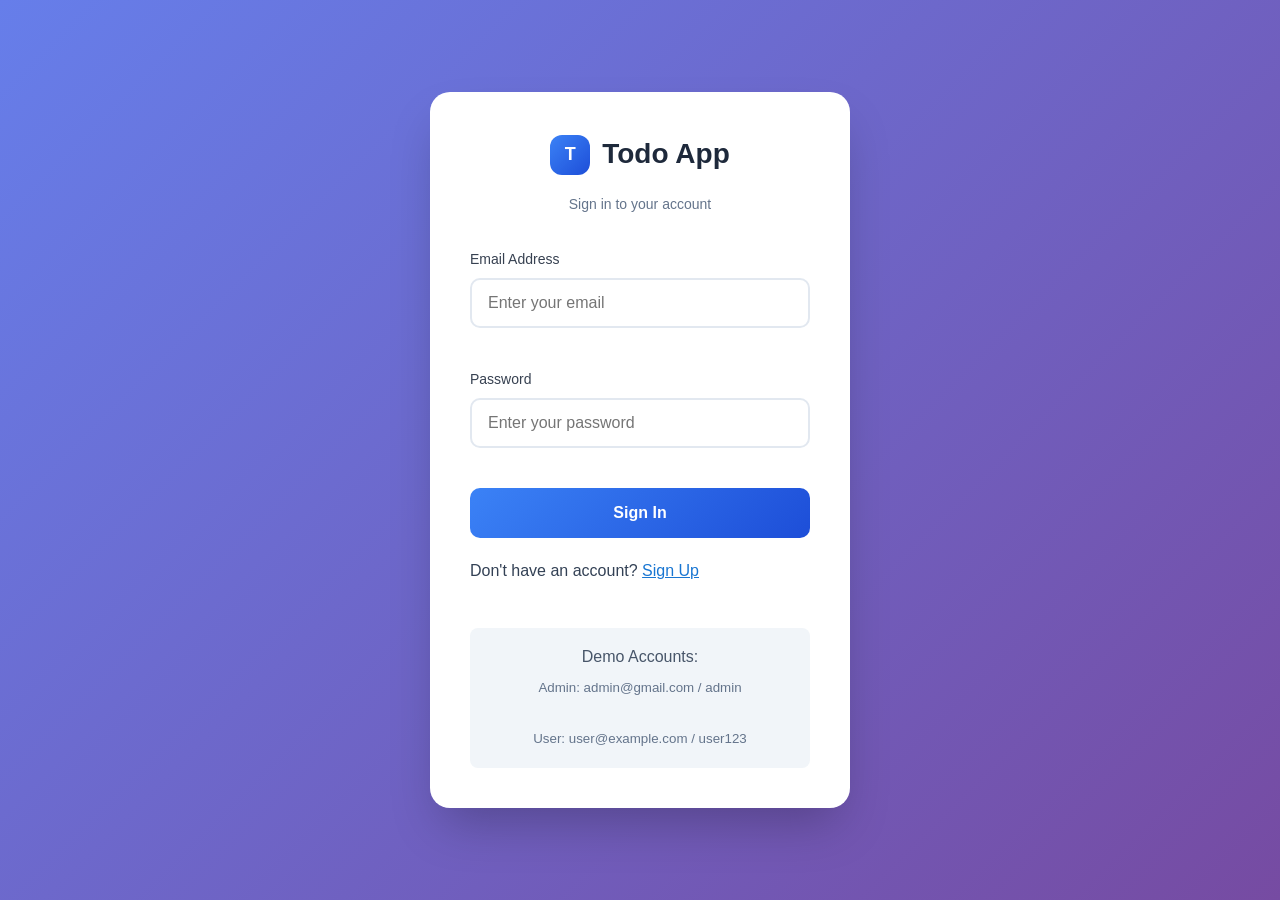
<file: src/views/static/index.html>
<!DOCTYPE html>
<html lang="en">
<head>
    <meta charset="UTF-8">
    <meta name="viewport" content="width=device-width, initial-scale=1.0">
    <title>Todo App - Multi-User Dashboard</title>
    <link rel="stylesheet" href="styles.css">
</head>
<body>
    <!-- Login Page Module -->
    <div id="loginPage" class="page-container login-container">
        <div class="login-card">
            <div class="login-header">
                <div class="logo-section">
                    <div class="logo-icon">T</div>
                    <h1>Todo App</h1>
                </div>
                <p>Sign in to your account</p>
            </div>
            
            <form id="loginForm" class="login-form">
                <div class="form-group">
                    <label for="email" class="form-label">Email Address</label>
                    <input 
                        type="email" 
                        id="email" 
                        class="form-input" 
                        placeholder="Enter your email"
                        required
                    >
                    <div class="error-message" id="emailError"></div>
                </div>
                
                <div class="form-group">
                    <label for="password" class="form-label">Password</label>
                    <input 
                        type="password" 
                        id="password" 
                        class="form-input" 
                        placeholder="Enter your password"
                        required
                    >
                    <div class="error-message" id="passwordError"></div>
                </div>
                
                <button type="submit" class="login-button" id="loginButton">
                    <span class="button-text">Sign In</span>
                    <div class="loading-spinner" style="display: none;"></div>
                </button>

                <div class="switch-auth">
                    <span>Don't have an account?</span>
                    <button type="button" class="btn-link" onclick="showSignup()">Sign Up</button>
                </div>
                
                <div class="demo-accounts">
                    <p>Demo Accounts:</p>
                    <small>Admin: admin@gmail.com / admin</small><br>
                    <small>User: user@example.com / user123</small>
                </div>
            </form>
        </div>
    </div>

    <!-- Signup Page Module -->
    <div id="signupPage" class="page-container login-container" style="display: none;">
        <div class="login-card">
            <div class="login-header">
                <div class="logo-section">
                    <div class="logo-icon">T</div>
                    <h1>Todo App</h1>
                </div>
                <p>Create your account</p>
            </div>
            <form id="signupForm" class="login-form">
                <div class="form-group">
                    <label for="signupName" class="form-label">Name</label>
                    <input 
                        type="text" 
                        id="signupName" 
                        class="form-input" 
                        placeholder="Enter your name"
                        required
                    >
                    <div class="error-message" id="signupNameError"></div>
                </div>
                <div class="form-group">
                    <label for="signupEmail" class="form-label">Email Address</label>
                    <input 
                        type="email" 
                        id="signupEmail" 
                        class="form-input" 
                        placeholder="Enter your email"
                        required
                    >
                    <div class="error-message" id="signupEmailError"></div>
                </div>
                <div class="form-group">
                    <label for="signupPassword" class="form-label">Password</label>
                    <input 
                        type="password" 
                        id="signupPassword" 
                        class="form-input" 
                        placeholder="Create a password"
                        required
                    >
                    <div class="error-message" id="signupPasswordError"></div>
                </div>
                <button type="submit" class="login-button" id="signupButton">
                    <span class="button-text">Sign Up</span>
                    <div class="loading-spinner" style="display: none;"></div>
                </button>
                <div class="switch-auth">
                    <span>Already have an account?</span>
                    <button type="button" class="btn-link" onclick="showLogin()">Sign In</button>
                </div>
            </form>
        </div>
    </div>

    <!-- Main Application Container -->
    <div id="appContainer" class="app-container" style="display: none;">
        <!-- Sidebar Navigation Module -->
        <aside class="sidebar">
            <div class="sidebar-header">
                <div class="sidebar-logo">
                    <div class="logo-icon">T</div>
                    <div class="logo-text">Todo App</div>
                </div>
            </div>
            
            <nav class="sidebar-nav">
                <div class="nav-section">
                    <div class="nav-section-title">Main</div>
                    <a href="#" class="nav-item active" data-page="dashboard">
                        <div class="nav-icon">📊</div>
                        <span>Dashboard</span>
                    </a>
                    <a href="#" class="nav-item" data-page="tasks">
                        <div class="nav-icon">📋</div>
                        <span>Tasks</span>
                    </a>
                </div>
                
                <div class="nav-section">
                    <div class="nav-section-title">Account</div>
                    <a href="#" class="nav-item" data-page="settings">
                        <div class="nav-icon">⚙️</div>
                        <span>User Settings</span>
                    </a>
                </div>
            </nav>
            
            <!-- User Profile Section -->
            <div class="user-profile">
                <div class="user-info">
                    <div class="user-avatar" id="userAvatar">A</div>
                    <div class="user-details">
                        <h4 id="userName">Admin User</h4>
                        <p id="userEmail">admin@gmail.com</p>
                    </div>
                </div>
                <button class="logout-button" onclick="UserAuth.logout()">Sign Out</button>
            </div>
        </aside>
        
        <!-- Main Content Area -->
        <main class="main-content">
            <!-- Dashboard Page Module -->
            <div id="dashboardPage" class="page-content active">
                <div class="content-header">
                    <h1 class="content-title">Dashboard</h1>
                    <p class="content-subtitle">Welcome back! Here's what's been happening.</p>
                </div>
                
                <!-- Recent Tasks Section -->
                <div class="section">
                    <h2 class="section-title">Recent Tasks</h2>
                    <div class="cards-grid" id="recentTasksGrid">
                        <!-- Las tareas recientes reales se renderizarán aquí por JS -->
                    </div>
                </div>
                
                <!-- Quick Stats -->
                <div class="stats-grid">
                    <div class="stat-card">
                        <div class="stat-number">24</div>
                        <div class="stat-label">Total Tasks</div>
                    </div>
                    <div class="stat-card">
                        <div class="stat-number">18</div>
                        <div class="stat-label">Completed</div>
                    </div>
                    <div class="stat-card">
                        <div class="stat-number">6</div>
                        <div class="stat-label">In Progress</div>
                    </div>
                    <div class="stat-card">
                        <div class="stat-number">3</div>
                        <div class="stat-label">New Tasks</div>
                    </div>
                </div>
            </div>

            <!-- Tasks Page Module (Now the main Todo system) -->
            <div id="tasksPage" class="page-content">
                <div class="content-header">
                    <h1 class="content-title">Tasks Management</h1>
                    <p class="content-subtitle">Organize your tasks by status and priority</p>
                    <div class="header-actions">
                        <button class="btn-primary" onclick="TaskManager.showAddTaskModal()">
                            <span class="btn-icon">+</span>
                            Add New Task
                        </button>
                    </div>
                </div>
                
                <!-- Task Status Sections -->
                <div class="task-sections">
                    <!-- New Tasks Section -->
                    <div class="task-section">
                        <div class="section-header">
                            <h2 class="section-title new">📝 New Tasks</h2>
                            <span class="task-count" id="newTasksCount">3</span>
                        </div>
                        <div class="task-cards-container" id="newTasksContainer">
                            <!-- New task cards will be rendered here -->
                        </div>
                    </div>
                    
                    <!-- In Progress Tasks Section -->
                    <div class="task-section">
                        <div class="section-header">
                            <h2 class="section-title progress">🔄 In Progress</h2>
                            <span class="task-count" id="progressTasksCount">2</span>
                        </div>
                        <div class="task-cards-container" id="progressTasksContainer">
                            <!-- In progress task cards will be rendered here -->
                        </div>
                    </div>
                    
                    <!-- Completed Tasks Section -->
                    <div class="task-section">
                        <div class="section-header">
                            <h2 class="section-title completed">✅ Completed</h2>
                            <span class="task-count" id="completedTasksCount">4</span>
                        </div>
                        <div class="task-cards-container" id="completedTasksContainer">
                            <!-- Completed task cards will be rendered here -->
                        </div>
                    </div>
                </div>
            </div>

            <!-- Settings Page Module -->
            <div id="settingsPage" class="page-content">
                <div class="content-header">
                    <h1 class="content-title">User Settings</h1>
                    <p class="content-subtitle">Edit your profile information</p>
                </div>
                <div class="settings-container">
                    <div class="settings-section">
                        <h3>Profile Information</h3>
                        <div class="settings-form">
                            <div class="form-group">
                                <label>Nombre</label>
                                <input type="text" id="displayName" class="form-input" placeholder="Your display name">
                            </div>
                            <div class="form-group">
                                <label>Email</label>
                                <input type="email" id="userEmailSetting" class="form-input" placeholder="Your email address">
                            </div>
                            <div class="form-group">
                                <label>Nueva contraseña</label>
                                <input type="password" id="newPassword" class="form-input" placeholder="Enter new password">
                            </div>
                        </div>
                    </div>
                    <div class="settings-actions">
                        <button class="btn-primary" onclick="SettingsManager.saveSettings()">Save Changes</button>
                        <button class="btn-danger" onclick="SettingsManager.deleteUser()">Delete User</button>
                    </div>
                </div>
            </div>
        </main>
    </div>

    <!-- Task Modal -->
    <div id="taskModal" class="modal" style="display: none;">
        <div class="modal-content">
            <div class="modal-header">
                <h3 id="modalTitle">Add New Task</h3>
                <button class="modal-close" onclick="TaskManager.closeModal()">&times;</button>
            </div>
            <div class="modal-body">
                <form id="taskForm">
                    <div class="form-group">
                        <label>Task Title</label>
                        <input type="text" id="taskTitle" class="form-input" placeholder="Enter task title" required>
                    </div>
                    <div class="form-group">
                        <label>Description</label>
                        <textarea id="taskDescription" class="form-input" rows="3" placeholder="Enter task description"></textarea>
                    </div>
                    <div class="form-row">
                        <div class="form-group">
                            <label>Priority</label>
                            <select id="taskPriority" class="form-input">
                                <option value="high">High Priority</option>
                                <option value="normal" selected>Normal Priority</option>
                                <option value="postponable">Low Priority</option>
                            </select>
                        </div>
                        <div class="form-group">
                            <label>Status</label>
                            <select id="taskStatus" class="form-input">
                                <option value="new" selected>New</option>
                                <option value="progress">In Progress</option>
                                <option value="completed">Completed</option>
                            </select>
                        </div>
                    </div>
                </form>
            </div>
            <div class="modal-footer">
                <button class="btn-secondary" onclick="TaskManager.closeModal()">Cancel</button>
                <button class="btn-primary" onclick="TaskManager.saveTask()">Save Task</button>
            </div>
        </div>
    </div>

    <!-- Event Modal -->
    <div id="eventModal" class="modal" style="display: none;">
        <div class="modal-content">
            <div class="modal-header">
                <h3>Add Calendar Event</h3>
                <button class="modal-close" onclick="TaskManager.closeEventModal()">&times;</button>
            </div>
            <div class="modal-body">
                <form id="eventForm">
                    <div class="form-group">
                        <label>Event Title</label>
                        <input type="text" id="eventTitle" class="form-input" placeholder="Enter event title" required>
                    </div>
                    <div class="form-group">
                        <label>Description</label>
                        <textarea id="eventDescription" class="form-input" rows="2" placeholder="Enter event description"></textarea>
                    </div>
                    <div class="form-row">
                        <div class="form-group">
                            <label>Date</label>
                            <input type="date" id="eventDate" class="form-input" required>
                        </div>
                        <div class="form-group">
                            <label>Time</label>
                            <input type="time" id="eventTime" class="form-input" required>
                        </div>
                    </div>
                    <div class="form-group">
                        <label>Priority</label>
                        <select id="eventPriority" class="form-input">
                            <option value="high">High Priority</option>
                            <option value="normal" selected>Normal Priority</option>
                            <option value="low">Low Priority</option>
                        </select>
                    </div>
                </form>
            </div>
            <div class="modal-footer">
                <button class="btn-secondary" onclick="TaskManager.closeEventModal()">Cancel</button>
                <button class="btn-primary" onclick="TaskManager.saveEvent()">Save Event</button>
            </div>
        </div>
    </div>

    <!-- JavaScript Modules -->
    <script src="script.js"></script>
    <script>
        document.addEventListener('DOMContentLoaded', () => {
            CalendarManager.init();
        });
    </script>
</body>
</html>
</file>
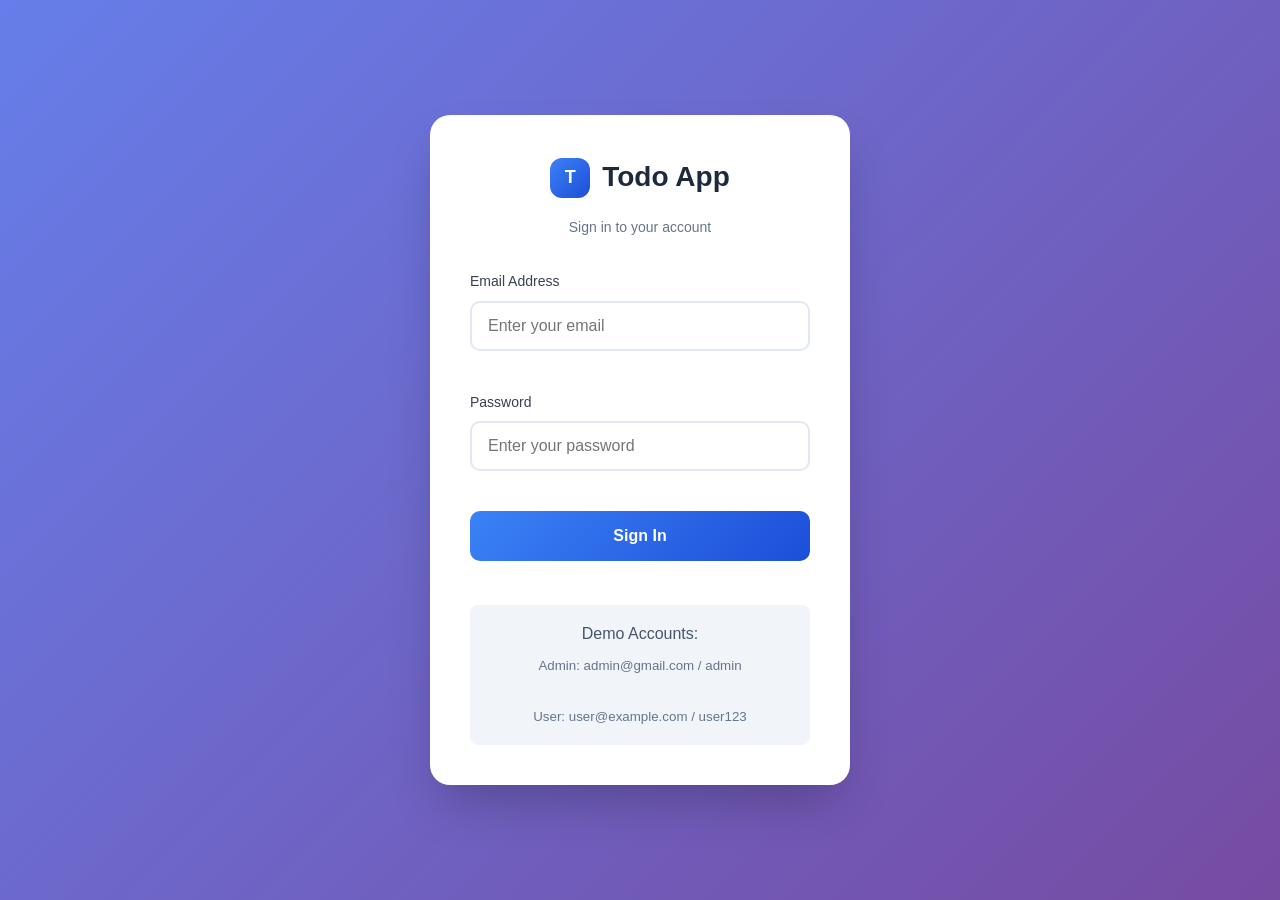
<file: src/vista/static/index.html>
<!DOCTYPE html>
<html lang="en">
<head>
    <meta charset="UTF-8">
    <meta name="viewport" content="width=device-width, initial-scale=1.0">
    <title>Todo App - Multi-User Dashboard</title>
    <link rel="stylesheet" href="styles.css">
</head>
<body>
    <!-- Login Page Module -->
    <div id="loginPage" class="page-container login-container">
        <div class="login-card">
            <div class="login-header">
                <div class="logo-section">
                    <div class="logo-icon">T</div>
                    <h1>Todo App</h1>
                </div>
                <p>Sign in to your account</p>
            </div>
            
            <form id="loginForm" class="login-form">
                <div class="form-group">
                    <label for="email" class="form-label">Email Address</label>
                    <input 
                        type="email" 
                        id="email" 
                        class="form-input" 
                        placeholder="Enter your email"
                        required
                    >
                    <div class="error-message" id="emailError"></div>
                </div>
                
                <div class="form-group">
                    <label for="password" class="form-label">Password</label>
                    <input 
                        type="password" 
                        id="password" 
                        class="form-input" 
                        placeholder="Enter your password"
                        required
                    >
                    <div class="error-message" id="passwordError"></div>
                </div>
                
                <button type="submit" class="login-button" id="loginButton">
                    <span class="button-text">Sign In</span>
                    <div class="loading-spinner" style="display: none;"></div>
                </button>
                
                <div class="demo-accounts">
                    <p>Demo Accounts:</p>
                    <small>Admin: admin@gmail.com / admin</small><br>
                    <small>User: user@example.com / user123</small>
                </div>
            </form>
        </div>
    </div>

    <!-- Main Application Container -->
    <div id="appContainer" class="app-container" style="display: none;">
        <!-- Sidebar Navigation Module -->
        <aside class="sidebar">
            <div class="sidebar-header">
                <div class="sidebar-logo">
                    <div class="logo-icon">T</div>
                    <div class="logo-text">Todo App</div>
                </div>
            </div>
            
            <nav class="sidebar-nav">
                <div class="nav-section">
                    <div class="nav-section-title">Main</div>
                    <a href="#" class="nav-item active" data-page="dashboard">
                        <div class="nav-icon">📊</div>
                        <span>Dashboard</span>
                    </a>
                    <a href="#" class="nav-item" data-page="tasks">
                        <div class="nav-icon">📋</div>
                        <span>Tasks</span>
                    </a>
                    <a href="#" class="nav-item" data-page="calendar">
                        <div class="nav-icon">📅</div>
                        <span>Calendar</span>
                    </a>
                </div>
                
                <div class="nav-section">
                    <div class="nav-section-title">Account</div>
                    <a href="#" class="nav-item" data-page="settings">
                        <div class="nav-icon">⚙️</div>
                        <span>User Settings</span>
                    </a>
                </div>
            </nav>
            
            <!-- User Profile Section -->
            <div class="user-profile">
                <div class="user-info">
                    <div class="user-avatar" id="userAvatar">A</div>
                    <div class="user-details">
                        <h4 id="userName">Admin User</h4>
                        <p id="userEmail">admin@gmail.com</p>
                    </div>
                </div>
                <button class="logout-button" onclick="UserAuth.logout()">Sign Out</button>
            </div>
        </aside>
        
        <!-- Main Content Area -->
        <main class="main-content">
            <!-- Dashboard Page Module -->
            <div id="dashboardPage" class="page-content active">
                <div class="content-header">
                    <h1 class="content-title">Dashboard</h1>
                    <p class="content-subtitle">Welcome back! Here's what's been happening.</p>
                </div>
                
                <!-- Recent Tasks Section -->
                <div class="section">
                    <h2 class="section-title">Recent Tasks</h2>
                    <div class="cards-grid" id="recentTasksGrid">
                        <!-- Example Task Cards -->
                        <div class="task-card completed">
                            <div class="task-header">
                                <h3 class="task-title">Website Redesign</h3>
                                <span class="task-status">✓</span>
                            </div>
                            <p class="task-description">Complete the new landing page design and implement responsive layout for mobile devices.</p>
                            <div class="task-footer">
                                <span class="task-time">Completed 2 months ago</span>
                                <span class="task-priority high">High Priority</span>
                            </div>
                        </div>
                        
                        <div class="task-card completed">
                            <div class="task-header">
                                <h3 class="task-title">Database Migration</h3>
                                <span class="task-status">✓</span>
                            </div>
                            <p class="task-description">Migrate user data from old database system to new PostgreSQL setup with improved performance.</p>
                            <div class="task-footer">
                                <span class="task-time">Completed 3 days ago</span>
                                <span class="task-priority normal">Normal Priority</span>
                            </div>
                        </div>
                        
                        <div class="task-card completed">
                            <div class="task-header">
                                <h3 class="task-title">Code Review</h3>
                                <span class="task-status">✓</span>
                            </div>
                            <p class="task-description">Review pull requests for the authentication module and provide feedback to team members.</p>
                            <div class="task-footer">
                                <span class="task-time">Completed 2 hours ago</span>
                                <span class="task-priority postponable">Postponable</span>
                            </div>
                        </div>
                    </div>
                </div>
                
                <!-- Quick Stats -->
                <div class="stats-grid">
                    <div class="stat-card">
                        <div class="stat-number">24</div>
                        <div class="stat-label">Total Tasks</div>
                    </div>
                    <div class="stat-card">
                        <div class="stat-number">18</div>
                        <div class="stat-label">Completed</div>
                    </div>
                    <div class="stat-card">
                        <div class="stat-number">6</div>
                        <div class="stat-label">In Progress</div>
                    </div>
                    <div class="stat-card">
                        <div class="stat-number">3</div>
                        <div class="stat-label">New Tasks</div>
                    </div>
                </div>
            </div>

            <!-- Tasks Page Module (Now the main Todo system) -->
            <div id="tasksPage" class="page-content">
                <div class="content-header">
                    <h1 class="content-title">Tasks Management</h1>
                    <p class="content-subtitle">Organize your tasks by status and priority</p>
                    <div class="header-actions">
                        <button class="btn-primary" onclick="TaskManager.showAddTaskModal()">
                            <span class="btn-icon">+</span>
                            Add New Task
                        </button>
                        <button class="btn-secondary" onclick="TaskManager.showAddEventModal()">
                            <span class="btn-icon">📅</span>
                            Add Calendar Event
                        </button>
                    </div>
                </div>
                
                <!-- Task Status Sections -->
                <div class="task-sections">
                    <!-- New Tasks Section -->
                    <div class="task-section">
                        <div class="section-header">
                            <h2 class="section-title new">📝 New Tasks</h2>
                            <span class="task-count" id="newTasksCount">3</span>
                        </div>
                        <div class="task-cards-container" id="newTasksContainer">
                            <!-- New task cards will be rendered here -->
                            <div class="task-card new" data-task-id="1">
                                <div class="task-header">
                                    <h3 class="task-title">Fix Critical Bug in Payment System</h3>
                                    <div class="task-actions-menu">
                                        <button class="btn-menu" onclick="TaskManager.toggleTaskMenu(this)">⋮</button>
                                        <div class="task-menu">
                                            <button onclick="TaskManager.moveTask(1, 'progress')">Move to Progress</button>
                                            <button onclick="TaskManager.editTask(1)">Edit</button>
                                            <button onclick="TaskManager.deleteTask(1)">Delete</button>
                                        </div>
                                    </div>
                                </div>
                                <p class="task-description">Resolve the payment processing error that's affecting customer transactions.</p>
                                <div class="task-footer">
                                    <span class="task-time">Created 2 hours ago</span>
                                    <span class="task-priority high">High Priority</span>
                                </div>
                            </div>
                            
                            <div class="task-card new" data-task-id="2">
                                <div class="task-header">
                                    <h3 class="task-title">Update API Documentation</h3>
                                    <div class="task-actions-menu">
                                        <button class="btn-menu" onclick="TaskManager.toggleTaskMenu(this)">⋮</button>
                                        <div class="task-menu">
                                            <button onclick="TaskManager.moveTask(2, 'progress')">Move to Progress</button>
                                            <button onclick="TaskManager.editTask(2)">Edit</button>
                                            <button onclick="TaskManager.deleteTask(2)">Delete</button>
                                        </div>
                                    </div>
                                </div>
                                <p class="task-description">Update API documentation with new endpoints and examples for the latest version.</p>
                                <div class="task-footer">
                                    <span class="task-time">Created 1 day ago</span>
                                    <span class="task-priority normal">Normal Priority</span>
                                </div>
                            </div>
                            
                            <div class="task-card new" data-task-id="3">
                                <div class="task-header">
                                    <h3 class="task-title">Organize Team Building Event</h3>
                                    <div class="task-actions-menu">
                                        <button class="btn-menu" onclick="TaskManager.toggleTaskMenu(this)">⋮</button>
                                        <div class="task-menu">
                                            <button onclick="TaskManager.moveTask(3, 'progress')">Move to Progress</button>
                                            <button onclick="TaskManager.editTask(3)">Edit</button>
                                            <button onclick="TaskManager.deleteTask(3)">Delete</button>
                                        </div>
                                    </div>
                                </div>
                                <p class="task-description">Plan and organize the quarterly team building event for all departments.</p>
                                <div class="task-footer">
                                    <span class="task-time">Created 3 days ago</span>
                                    <span class="task-priority postponable">Low Priority</span>
                                </div>
                            </div>
                        </div>
                    </div>
                    
                    <!-- In Progress Tasks Section -->
                    <div class="task-section">
                        <div class="section-header">
                            <h2 class="section-title progress">🔄 In Progress</h2>
                            <span class="task-count" id="progressTasksCount">2</span>
                        </div>
                        <div class="task-cards-container" id="progressTasksContainer">
                            <!-- In progress task cards will be rendered here -->
                            <div class="task-card progress" data-task-id="4">
                                <div class="task-header">
                                    <h3 class="task-title">Security Audit Report</h3>
                                    <div class="task-actions-menu">
                                        <button class="btn-menu" onclick="TaskManager.toggleTaskMenu(this)">⋮</button>
                                        <div class="task-menu">
                                            <button onclick="TaskManager.moveTask(4, 'completed')">Mark Complete</button>
                                            <button onclick="TaskManager.moveTask(4, 'new')">Move to New</button>
                                            <button onclick="TaskManager.editTask(4)">Edit</button>
                                            <button onclick="TaskManager.deleteTask(4)">Delete</button>
                                        </div>
                                    </div>
                                </div>
                                <p class="task-description">Complete the quarterly security audit and submit findings to management.</p>
                                <div class="task-footer">
                                    <span class="task-time">Started 2 days ago</span>
                                    <span class="task-priority high">High Priority</span>
                                </div>
                                <div class="task-progress">
                                    <div class="progress-bar">
                                        <div class="progress-fill" style="width: 65%"></div>
                                    </div>
                                    <span class="progress-text">65% Complete</span>
                                </div>
                            </div>
                            
                            <div class="task-card progress" data-task-id="5">
                                <div class="task-header">
                                    <h3 class="task-title">Mobile App Testing</h3>
                                    <div class="task-actions-menu">
                                        <button class="btn-menu" onclick="TaskManager.toggleTaskMenu(this)">⋮</button>
                                        <div class="task-menu">
                                            <button onclick="TaskManager.moveTask(5, 'completed')">Mark Complete</button>
                                            <button onclick="TaskManager.moveTask(5, 'new')">Move to New</button>
                                            <button onclick="TaskManager.editTask(5)">Edit</button>
                                            <button onclick="TaskManager.deleteTask(5)">Delete</button>
                                        </div>
                                    </div>
                                </div>
                                <p class="task-description">Conduct comprehensive testing of the new mobile application features.</p>
                                <div class="task-footer">
                                    <span class="task-time">Started 1 week ago</span>
                                    <span class="task-priority normal">Normal Priority</span>
                                </div>
                                <div class="task-progress">
                                    <div class="progress-bar">
                                        <div class="progress-fill" style="width: 40%"></div>
                                    </div>
                                    <span class="progress-text">40% Complete</span>
                                </div>
                            </div>
                        </div>
                    </div>
                    
                    <!-- Completed Tasks Section -->
                    <div class="task-section">
                        <div class="section-header">
                            <h2 class="section-title completed">✅ Completed</h2>
                            <span class="task-count" id="completedTasksCount">4</span>
                        </div>
                        <div class="task-cards-container" id="completedTasksContainer">
                            <!-- Completed task cards will be rendered here -->
                            <div class="task-card completed" data-task-id="6">
                                <div class="task-header">
                                    <h3 class="task-title">Website Redesign</h3>
                                    <span class="task-status">✓</span>
                                </div>
                                <p class="task-description">Complete the new landing page design and implement responsive layout for mobile devices.</p>
                                <div class="task-footer">
                                    <span class="task-time">Completed 2 months ago</span>
                                    <span class="task-priority high">High Priority</span>
                                </div>
                            </div>
                            
                            <div class="task-card completed" data-task-id="7">
                                <div class="task-header">
                                    <h3 class="task-title">Database Migration</h3>
                                    <span class="task-status">✓</span>
                                </div>
                                <p class="task-description">Migrate user data from old database system to new PostgreSQL setup with improved performance.</p>
                                <div class="task-footer">
                                    <span class="task-time">Completed 3 days ago</span>
                                    <span class="task-priority normal">Normal Priority</span>
                                </div>
                            </div>
                            
                            <div class="task-card completed" data-task-id="8">
                                <div class="task-header">
                                    <h3 class="task-title">Code Review</h3>
                                    <span class="task-status">✓</span>
                                </div>
                                <p class="task-description">Review pull requests for the authentication module and provide feedback to team members.</p>
                                <div class="task-footer">
                                    <span class="task-time">Completed 2 hours ago</span>
                                    <span class="task-priority postponable">Low Priority</span>
                                </div>
                            </div>
                            
                            <div class="task-card completed" data-task-id="9">
                                <div class="task-header">
                                    <h3 class="task-title">Client Presentation</h3>
                                    <span class="task-status">✓</span>
                                </div>
                                <p class="task-description">Prepare and deliver project presentation to client stakeholders.</p>
                                <div class="task-footer">
                                    <span class="task-time">Completed 1 week ago</span>
                                    <span class="task-priority high">High Priority</span>
                                </div>
                            </div>
                        </div>
                    </div>
                </div>
            </div>

            <!-- Calendar Page Module -->
            <div id="calendarPage" class="page-content">
                <div class="content-header">
                    <h1 class="content-title">Calendar</h1>
                    <p class="content-subtitle">View deadlines and schedule your tasks</p>
                </div>
                
                <div class="calendar-layout">
                    <!-- Calendar Main Section -->
                    <div class="calendar-main">
                        <div class="calendar-header">
                            <div class="calendar-nav">
                                <button class="btn-nav" onclick="CalendarManager.previousMonth()">‹</button>
                                <h2 id="currentMonth">December 2024</h2>
                                <button class="btn-nav" onclick="CalendarManager.nextMonth()">›</button>
                            </div>
                            <div class="calendar-actions">
                                <button class="btn-today" onclick="CalendarManager.goToToday()">Today</button>
                                <button class="btn-view active" data-view="month">Month</button>
                                <button class="btn-view" data-view="week">Week</button>
                            </div>
                        </div>
                        
                        <div class="calendar-container">
                            <div class="calendar-grid">
                                <div class="calendar-weekdays">
                                    <div class="weekday">Sun</div>
                                    <div class="weekday">Mon</div>
                                    <div class="weekday">Tue</div>
                                    <div class="weekday">Wed</div>
                                    <div class="weekday">Thu</div>
                                    <div class="weekday">Fri</div>
                                    <div class="weekday">Sat</div>
                                </div>
                                
                                <div class="calendar-days" id="calendarDays">
                                    <!-- Calendar days will be generated by JavaScript -->
                                </div>
                            </div>
                        </div>
                    </div>
                    
                    <!-- Calendar Sidebar -->
                    <div class="calendar-sidebar">
                        <div class="mini-calendar">
                            <div class="mini-calendar-header">
                                <button class="btn-mini-nav" onclick="CalendarManager.previousMiniMonth()">‹</button>
                                <h3 id="miniCurrentMonth">Dec 2024</h3>
                                <button class="btn-mini-nav" onclick="CalendarManager.nextMiniMonth()">›</button>
                            </div>
                            <div class="mini-calendar-grid" id="miniCalendarDays">
                                <!-- Mini calendar days -->
                            </div>
                        </div>
                        
                        <div class="upcoming-events">
                            <h3>Upcoming Events</h3>
                            <div class="events-list">
                                <div class="event-item high-priority">
                                    <div class="event-indicator"></div>
                                    <div class="event-content">
                                        <div class="event-title">Project Deadline</div>
                                        <div class="event-date">Dec 15, 2024</div>
                                        <div class="event-time">11:59 PM</div>
                                    </div>
                                </div>
                                
                                <div class="event-item normal-priority">
                                    <div class="event-indicator"></div>
                                    <div class="event-content">
                                        <div class="event-title">Team Meeting</div>
                                        <div class="event-date">Dec 20, 2024</div>
                                        <div class="event-time">2:00 PM</div>
                                    </div>
                                </div>
                                
                                <div class="event-item low-priority">
                                    <div class="event-indicator"></div>
                                    <div class="event-content">
                                        <div class="event-title">Code Review Session</div>
                                        <div class="event-date">Dec 22, 2024</div>
                                        <div class="event-time">10:00 AM</div>
                                    </div>
                                </div>
                            </div>
                        </div>
                        
                        <div class="calendar-legend">
                            <h4>Event Types</h4>
                            <div class="legend-item">
                                <div class="legend-color high-priority"></div>
                                <span>High Priority</span>
                            </div>
                            <div class="legend-item">
                                <div class="legend-color normal-priority"></div>
                                <span>Normal Priority</span>
                            </div>
                            <div class="legend-item">
                                <div class="legend-color low-priority"></div>
                                <span>Low Priority</span>
                            </div>
                        </div>
                    </div>
                </div>
            </div>

            <!-- Settings Page Module -->
            <div id="settingsPage" class="page-content">
                <div class="content-header">
                    <h1 class="content-title">User Settings</h1>
                    <p class="content-subtitle">Configure your account and preferences</p>
                </div>
                
                <div class="settings-container">
                    <div class="settings-section">
                        <h3>Profile Information</h3>
                        <div class="settings-form">
                            <div class="form-group">
                                <label>Display Name</label>
                                <input type="text" id="displayName" class="form-input" placeholder="Your display name">
                            </div>
                            <div class="form-group">
                                <label>Email</label>
                                <input type="email" id="userEmailSetting" class="form-input" readonly>
                            </div>
                            <div class="form-group">
                                <label>Timezone</label>
                                <select id="timezone" class="form-input">
                                    <option value="UTC">UTC</option>
                                    <option value="EST">Eastern Time</option>
                                    <option value="PST">Pacific Time</option>
                                    <option value="CET">Central European Time</option>
                                </select>
                            </div>
                        </div>
                    </div>
                    
                    <div class="settings-section">
                        <h3>Preferences</h3>
                        <div class="settings-form">
                            <div class="form-group">
                                <label class="checkbox-label">
                                    <input type="checkbox" id="emailNotifications">
                                    <span>Email notifications</span>
                                </label>
                            </div>
                            <div class="form-group">
                                <label class="checkbox-label">
                                    <input type="checkbox" id="darkMode">
                                    <span>Dark mode</span>
                                </label>
                            </div>
                            <div class="form-group">
                                <label class="checkbox-label">
                                    <input type="checkbox" id="autoSave">
                                    <span>Auto-save changes</span>
                                </label>
                            </div>
                        </div>
                    </div>
                    
                    <div class="settings-section">
                        <h3>Security</h3>
                        <div class="settings-form">
                            <button class="btn-secondary">Change Password</button>
                            <button class="btn-secondary">Two-Factor Authentication</button>
                            <button class="btn-danger">Delete Account</button>
                        </div>
                    </div>
                    
                    <div class="settings-actions">
                        <button class="btn-primary" onclick="SettingsManager.saveSettings()">Save Changes</button>
                        <button class="btn-secondary" onclick="SettingsManager.resetSettings()">Reset to Default</button>
                    </div>
                </div>
            </div>
        </main>
    </div>

    <!-- Task Modal -->
    <div id="taskModal" class="modal" style="display: none;">
        <div class="modal-content">
            <div class="modal-header">
                <h3 id="modalTitle">Add New Task</h3>
                <button class="modal-close" onclick="TaskManager.closeModal()">&times;</button>
            </div>
            <div class="modal-body">
                <form id="taskForm">
                    <div class="form-group">
                        <label>Task Title</label>
                        <input type="text" id="taskTitle" class="form-input" placeholder="Enter task title" required>
                    </div>
                    <div class="form-group">
                        <label>Description</label>
                        <textarea id="taskDescription" class="form-input" rows="3" placeholder="Enter task description"></textarea>
                    </div>
                    <div class="form-row">
                        <div class="form-group">
                            <label>Priority</label>
                            <select id="taskPriority" class="form-input">
                                <option value="high">High Priority</option>
                                <option value="normal" selected>Normal Priority</option>
                                <option value="postponable">Low Priority</option>
                            </select>
                        </div>
                        <div class="form-group">
                            <label>Status</label>
                            <select id="taskStatus" class="form-input">
                                <option value="new" selected>New</option>
                                <option value="progress">In Progress</option>
                                <option value="completed">Completed</option>
                            </select>
                        </div>
                    </div>
                </form>
            </div>
            <div class="modal-footer">
                <button class="btn-secondary" onclick="TaskManager.closeModal()">Cancel</button>
                <button class="btn-primary" onclick="TaskManager.saveTask()">Save Task</button>
            </div>
        </div>
    </div>

    <!-- Event Modal -->
    <div id="eventModal" class="modal" style="display: none;">
        <div class="modal-content">
            <div class="modal-header">
                <h3>Add Calendar Event</h3>
                <button class="modal-close" onclick="TaskManager.closeEventModal()">&times;</button>
            </div>
            <div class="modal-body">
                <form id="eventForm">
                    <div class="form-group">
                        <label>Event Title</label>
                        <input type="text" id="eventTitle" class="form-input" placeholder="Enter event title" required>
                    </div>
                    <div class="form-group">
                        <label>Description</label>
                        <textarea id="eventDescription" class="form-input" rows="2" placeholder="Enter event description"></textarea>
                    </div>
                    <div class="form-row">
                        <div class="form-group">
                            <label>Date</label>
                            <input type="date" id="eventDate" class="form-input" required>
                        </div>
                        <div class="form-group">
                            <label>Time</label>
                            <input type="time" id="eventTime" class="form-input" required>
                        </div>
                    </div>
                    <div class="form-group">
                        <label>Priority</label>
                        <select id="eventPriority" class="form-input">
                            <option value="high">High Priority</option>
                            <option value="normal" selected>Normal Priority</option>
                            <option value="low">Low Priority</option>
                        </select>
                    </div>
                </form>
            </div>
            <div class="modal-footer">
                <button class="btn-secondary" onclick="TaskManager.closeEventModal()">Cancel</button>
                <button class="btn-primary" onclick="TaskManager.saveEvent()">Save Event</button>
            </div>
        </div>
    </div>

    <!-- JavaScript Modules -->
    <script src="script.js"></script>
    <script>
        document.addEventListener('DOMContentLoaded', () => {
            CalendarManager.init();
        });
    </script>
</body>
</html>
</file>
<file: src/views/static/styles.css>
/* ===== CSS RESET AND BASE STYLES ===== */
* {
    margin: 0;
    padding: 0;
    box-sizing: border-box;
}

body {
    font-family: -apple-system, BlinkMacSystemFont, 'Segoe UI', Roboto, Oxygen, Ubuntu, Cantarell, sans-serif;
    background-color: #f8fafc;
    color: #334155;
    line-height: 1.6;
    overflow-x: hidden;
}

/* ===== UTILITY CLASSES ===== */
.page-container {
    min-height: 100vh;
    width: 100%;
}

.page-content {
    display: none;
    padding: 32px;
    max-width: 100%;
    overflow-y: auto;
}

.page-content.active {
    display: block;
}

/* ===== LOGIN PAGE STYLES ===== */
.login-container {
    display: flex;
    align-items: center;
    justify-content: center;
    background: linear-gradient(135deg, #667eea 0%, #764ba2 100%);
    padding: 20px;
}

.login-card {
    background: white;
    padding: 40px;
    border-radius: 20px;
    box-shadow: 0 25px 50px -12px rgba(0, 0, 0, 0.25);
    width: 100%;
    max-width: 420px;
    backdrop-filter: blur(10px);
}

.login-header {
    text-align: center;
    margin-bottom: 32px;
}

.logo-section {
    display: flex;
    align-items: center;
    justify-content: center;
    gap: 12px;
    margin-bottom: 16px;
}

.logo-icon {
    width: 40px;
    height: 40px;
    background: linear-gradient(135deg, #3b82f6 0%, #1d4ed8 100%);
    border-radius: 12px;
    display: flex;
    align-items: center;
    justify-content: center;
    color: white;
    font-weight: bold;
    font-size: 18px;
}

.login-header h1 {
    font-size: 28px;
    font-weight: 700;
    color: #1e293b;
    margin: 0;
}

.login-header p {
    color: #64748b;
    font-size: 14px;
    margin-top: 8px;
}

.login-form {
    display: flex;
    flex-direction: column;
    gap: 20px;
}

.form-group {
    display: flex;
    flex-direction: column;
}

.form-row {
    display: grid;
    grid-template-columns: 1fr 1fr;
    gap: 16px;
}

.form-label {
    margin-bottom: 8px;
    font-weight: 500;
    color: #374151;
    font-size: 14px;
}

.form-input {
    padding: 14px 16px;
    border: 2px solid #e2e8f0;
    border-radius: 10px;
    font-size: 16px;
    transition: all 0.2s ease;
    background-color: #fff;
}

.form-input:focus {
    outline: none;
    border-color: #3b82f6;
    box-shadow: 0 0 0 3px rgba(59, 130, 246, 0.1);
}

.form-input.error {
    border-color: #ef4444;
    box-shadow: 0 0 0 3px rgba(239, 68, 68, 0.1);
}

.error-message {
    color: #ef4444;
    font-size: 12px;
    margin-top: 4px;
    min-height: 16px;
}

.login-button {
    background: linear-gradient(135deg, #3b82f6 0%, #1d4ed8 100%);
    color: white;
    border: none;
    padding: 16px 20px;
    border-radius: 10px;
    font-size: 16px;
    font-weight: 600;
    cursor: pointer;
    transition: all 0.2s ease;
    display: flex;
    align-items: center;
    justify-content: center;
    gap: 8px;
}

.login-button:hover {
    transform: translateY(-2px);
    box-shadow: 0 10px 25px -5px rgba(59, 130, 246, 0.4);
}

.login-button:disabled {
    opacity: 0.7;
    cursor: not-allowed;
    transform: none;
}

.loading-spinner {
    width: 20px;
    height: 20px;
    border: 2px solid rgba(255, 255, 255, 0.3);
    border-radius: 50%;
    border-top-color: #fff;
    animation: spin 1s linear infinite;
}

/* Puedes agregar esto a tu archivo styles.css */
button.btn-link {
    background: none;
    border: none;
    color: #1976d2;
    text-decoration: underline;
    cursor: pointer;
    font-size: 1em;
    padding: 0;
    margin: 0;
    transition: color 0.2s;
}

button.btn-link:hover,
button.btn-link:focus {
    color: #0d47a1;
    outline: none;
    text-decoration: underline;
}

@keyframes spin {
    to { transform: rotate(360deg); }
}

.demo-accounts {
    margin-top: 24px;
    padding: 16px;
    background: #f1f5f9;
    border-radius: 8px;
    text-align: center;
}

.demo-accounts p {
    font-weight: 500;
    color: #475569;
    margin-bottom: 8px;
}

.demo-accounts small {
    color: #64748b;
    display: block;
    margin: 2px 0;
}

/* ===== MAIN APPLICATION LAYOUT ===== */
.app-container {
    display: flex;
    min-height: 100vh;
    background-color: #f8fafc;
}

/* ===== SIDEBAR STYLES ===== */
.sidebar {
    position: fixed;
    width: 25vw;
    height: 100vh;
    background: white;
    border-right: 1px solid #e2e8f0;
    display: flex;
    flex-direction: column;
    box-shadow: 0 4px 6px -1px rgba(0, 0, 0, 0.1);
}

.sidebar-header {
    padding: 24px;
    border-bottom: 1px solid #e2e8f0;
}

.sidebar-logo {
    display: flex;
    align-items: center;
    gap: 12px;
}

.logo-text {
    font-size: 20px;
    font-weight: 700;
    color: #1e293b;
}

.sidebar-nav {
    flex: 1;
    padding: 24px 0;
}

.nav-section {
    margin-bottom: 32px;
}

.nav-section-title {
    padding: 0 24px 12px;
    font-size: 12px;
    font-weight: 600;
    color: #64748b;
    text-transform: uppercase;
    letter-spacing: 0.05em;
}

.nav-item {
    display: flex;
    align-items: center;
    gap: 12px;
    padding: 12px 24px;
    color: #64748b;
    text-decoration: none;
    transition: all 0.2s ease;
    border-right: 3px solid transparent;
}

.nav-item:hover {
    background-color: #f1f5f9;
    color: #3b82f6;
}

.nav-item.active {
    background-color: #eff6ff;
    color: #3b82f6;
    border-right-color: #3b82f6;
    font-weight: 500;
}

.nav-icon {
    width: 20px;
    height: 20px;
    display: flex;
    align-items: center;
    justify-content: center;
    font-size: 16px;
}

/* ===== USER PROFILE SECTION ===== */
.user-profile {
    padding: 24px;
    border-top: 1px solid #e2e8f0;
    background: #f8fafc;
}

.user-info {
    display: flex;
    align-items: center;
    gap: 12px;
    margin-bottom: 16px;
}

.user-avatar {
    width: 40px;
    height: 40px;
    background: linear-gradient(135deg, #3b82f6 0%, #1d4ed8 100%);
    border-radius: 50%;
    display: flex;
    align-items: center;
    justify-content: center;
    color: white;
    font-weight: 600;
    font-size: 16px;
}

.user-details h4 {
    font-size: 14px;
    font-weight: 600;
    color: #1e293b;
    margin: 0;
}

.user-details p {
    font-size: 12px;
    color: #64748b;
    margin: 0;
}

.logout-button {
    width: 100%;
    background: #f1f5f9;
    color: #64748b;
    border: 1px solid #e2e8f0;
    padding: 10px 16px;
    border-radius: 8px;
    font-size: 14px;
    cursor: pointer;
    transition: all 0.2s ease;
}

.logout-button:hover {
    background: #e2e8f0;
    color: #374151;
}

/* ===== MAIN CONTENT STYLES ===== */
.main-content {
    flex: 1;
    width: 65vw;
    margin: 0 0 0 25vw; /* Adjust for sidebar width */
    overflow-y: auto;
    background: #f8fafc;
}

.content-header {
    margin-bottom: 32px;
    display: flex;
    justify-content: space-between;
    align-items: flex-start;
    flex-wrap: wrap;
    gap: 16px;
}

.content-title {
    font-size: 32px;
    font-weight: 700;
    color: #1e293b;
    margin-bottom: 8px;
}

.content-subtitle {
    color: #64748b;
    font-size: 16px;
}

.header-actions {
    display: flex;
    gap: 12px;
    flex-wrap: wrap;
}

/* ===== BUTTON STYLES ===== */
.btn-primary, .btn-secondary, .btn-danger {
    padding: 12px 20px;
    border: none;
    border-radius: 8px;
    font-weight: 500;
    cursor: pointer;
    transition: all 0.2s ease;
    font-size: 14px;
    display: flex;
    align-items: center;
    gap: 8px;
}

.btn-primary {
    background: #3b82f6;
    color: white;
}

.btn-primary:hover {
    background: #2563eb;
    transform: translateY(-1px);
}

.btn-secondary {
    background: #f1f5f9;
    color: #64748b;
    border: 1px solid #e2e8f0;
}

.btn-secondary:hover {
    background: #e2e8f0;
    color: #374151;
}

.btn-danger {
    background: #ef4444;
    color: white;
}

.btn-danger:hover {
    background: #dc2626;
}

.btn-icon {
    font-size: 16px;
}

/* ===== DASHBOARD STYLES ===== */
.section {
    margin-bottom: 40px;
}

.section-title {
    font-size: 24px;
    font-weight: 600;
    color: #1e293b;
    margin-bottom: 20px;
}

.cards-grid {
    display: grid;
    grid-template-columns: repeat(auto-fit, minmax(350px, 1fr));
    gap: 24px;
    margin-bottom: 32px;
}

.stats-grid {
    display: grid;
    grid-template-columns: repeat(auto-fit, minmax(200px, 1fr));
    gap: 20px;
}

.stat-card {
    background: white;
    padding: 24px;
    border-radius: 12px;
    box-shadow: 0 1px 3px 0 rgba(0, 0, 0, 0.1);
    border: 1px solid #e2e8f0;
    text-align: center;
}

.stat-number {
    font-size: 36px;
    font-weight: 700;
    color: #3b82f6;
    margin-bottom: 8px;
}

.stat-label {
    font-size: 14px;
    color: #64748b;
    font-weight: 500;
}

/* ===== TASK CARD STYLES ===== */
.task-card {
    background: white;
    padding: 24px;
    border-radius: 16px;
    box-shadow: 0 1px 3px 0 rgba(0, 0, 0, 0.1);
    border: 1px solid #e2e8f0;
    transition: all 0.2s ease;
    position: relative;
}

.task-card:hover {
    transform: translateY(-2px);
    box-shadow: 0 10px 25px -5px rgba(0, 0, 0, 0.1);
}

.task-header {
    display: flex;
    justify-content: space-between;
    align-items: flex-start;
    margin-bottom: 12px;
}

.task-title {
    font-size: 18px;
    font-weight: 600;
    color: #1e293b;
    margin: 0;
    flex: 1;
    line-height: 1.4;
}

.task-status {
    color: #10b981;
    font-size: 20px;
    margin-left: 12px;
}

.task-description {
    color: #64748b;
    font-size: 14px;
    line-height: 1.5;
    margin-bottom: 16px;
}

.task-footer {
    display: flex;
    justify-content: space-between;
    align-items: center;
    margin-bottom: 12px;
}

.task-time {
    font-size: 12px;
    color: #94a3b8;
}

.task-priority {
    padding: 4px 8px;
    border-radius: 6px;
    font-size: 11px;
    font-weight: 500;
    text-transform: uppercase;
    letter-spacing: 0.05em;
}

.task-priority.high {
    background: #fef2f2;
    color: #dc2626;
}

.task-priority.normal {
    background: #fffbeb;
    color: #d97706;
}

.task-priority.postponable {
    background: #f0fdf4;
    color: #16a34a;
}

/* ===== TASK SECTIONS LAYOUT ===== */
.task-sections {
    display: grid;
    grid-template-columns: repeat(auto-fit, minmax(400px, 1fr));
    gap: 32px;
    align-items: start;
}

.task-section {
    background: #f8fafc;
    border-radius: 16px;
    padding: 24px;
    border: 2px solid #e2e8f0;
}

.section-header {
    display: flex;
    justify-content: space-between;
    align-items: center;
    margin-bottom: 20px;
    padding-bottom: 12px;
    border-bottom: 2px solid #e2e8f0;
}

.section-title.new {
    color: #3b82f6;
}

.section-title.progress {
    color: #f59e0b;
}

.section-title.completed {
    color: #10b981;
}

.task-count {
    background: #e2e8f0;
    color: #64748b;
    padding: 4px 12px;
    border-radius: 20px;
    font-size: 12px;
    font-weight: 600;
}

.task-cards-container {
    display: flex;
    flex-direction: column;
    gap: 16px;
    min-height: 200px;
    min-width: 100px;
    padding: 8px 0;
}

.task-cards-container.drag-over {
    background: #e0e7ff;
    border: 2px dashed #3b82f6;
}

.task-card[draggable="true"] {
    cursor: grab;
}

.task-card[draggable="true"]:active {
    cursor: grabbing;
}

/* ===== TASK ACTIONS MENU ===== */
.task-actions-menu {
    position: relative;
}

.btn-menu {
    background: none;
    border: none;
    color: #94a3b8;
    font-size: 18px;
    cursor: pointer;
    padding: 4px 8px;
    border-radius: 4px;
    transition: all 0.2s ease;
}

.btn-menu:hover {
    background: #f1f5f9;
    color: #64748b;
}

.task-menu {
    position: absolute;
    top: 100%;
    right: 0;
    background: white;
    border: 1px solid #e2e8f0;
    border-radius: 8px;
    box-shadow: 0 10px 25px -5px rgba(0, 0, 0, 0.1);
    padding: 8px 0;
    min-width: 160px;
    z-index: 10;
    display: none;
}

.task-menu.show {
    display: block;
}

.task-menu button {
    width: 100%;
    background: none;
    border: none;
    padding: 8px 16px;
    text-align: left;
    cursor: pointer;
    font-size: 14px;
    color: #374151;
    transition: all 0.2s ease;
}

.task-menu button:hover {
    background: #f1f5f9;
    color: #1e293b;
}

/* ===== TASK PROGRESS BAR ===== */
.task-progress {
    margin-top: 12px;
}

.progress-bar {
    width: 100%;
    height: 6px;
    background: #e2e8f0;
    border-radius: 3px;
    overflow: hidden;
    margin-bottom: 4px;
}

.progress-fill {
    height: 100%;
    background: linear-gradient(90deg, #3b82f6, #1d4ed8);
    border-radius: 3px;
    transition: width 0.3s ease;
}

.progress-text {
    font-size: 11px;
    color: #64748b;
    font-weight: 500;
}

/* ===== CALENDAR STYLES ===== */
.calendar-layout {
    display: grid;
    grid-template-columns: 1fr 300px;
    gap: 32px;
    height: calc(100vh - 200px);
}

.calendar-main {
    background: white;
    border-radius: 16px;
    padding: 24px;
    box-shadow: 0 1px 3px 0 rgba(0, 0, 0, 0.1);
    border: 1px solid #e2e8f0;
}

.calendar-header {
    display: flex;
    justify-content: space-between;
    align-items: center;
    margin-bottom: 24px;
    padding-bottom: 16px;
    border-bottom: 1px solid #e2e8f0;
}

.calendar-nav {
    display: flex;
    align-items: center;
    gap: 16px;
}

.calendar-nav h2 {
    font-size: 24px;
    font-weight: 600;
    color: #1e293b;
    min-width: 200px;
}

.btn-nav {
    background: #f1f5f9;
    border: 1px solid #e2e8f0;
    padding: 8px 12px;
    border-radius: 8px;
    cursor: pointer;
    font-size: 18px;
    color: #64748b;
    transition: all 0.2s ease;
}

.btn-nav:hover {
    background: #e2e8f0;
    color: #374151;
}

.calendar-actions {
    display: flex;
    gap: 8px;
}

.btn-today, .btn-view {
    padding: 8px 16px;
    border: 1px solid #e2e8f0;
    background: #f8fafc;
    color: #64748b;
    border-radius: 6px;
    cursor: pointer;
    font-size: 14px;
    font-weight: 500;
    transition: all 0.2s ease;
}

.btn-view.active, .btn-today:hover, .btn-view:hover {
    background: #3b82f6;
    color: white;
    border-color: #3b82f6;
}

.calendar-container {
    flex: 1;
}

.calendar-grid {
    width: 100%;
}

.calendar-weekdays {
    display: grid;
    grid-template-columns: repeat(7, 1fr);
    gap: 1px;
    margin-bottom: 1px;
}

.weekday {
    background: #f8fafc;
    padding: 16px 8px;
    text-align: center;
    font-weight: 600;
    color: #64748b;
    font-size: 14px;
    border-radius: 8px 8px 0 0;
}

.calendar-days {
    display: grid;
    grid-template-columns: repeat(7, 1fr);
    gap: 1px;
    background: #e2e8f0;
    border-radius: 0 0 8px 8px;
}

.calendar-day {
    aspect-ratio: 1;
    display: flex;
    align-items: center;
    justify-content: center;
    background: white;
    cursor: pointer;
    transition: all 0.2s ease;
    position: relative;
    font-weight: 500;
    color: #374151;
    position: relative;
    min-height: 100px;
    padding: 8px;
    border: 1px solid #e0e0e0;
}

.calendar-day:hover {
    background: #f1f5f9;
    color: #3b82f6;
}

.calendar-day.today {
    background: #3b82f6;
    color: white;
    font-weight: 600;
}

.calendar-day.other-month {
    color: #cbd5e1;
    background: #f8fafc;
}

.event-indicators {
    position: absolute;
    bottom: 8px;
    left: 8px;
    display: flex;
    gap: 4px;
}

.event-dot {
    width: 8px;
    height: 8px;
    border-radius: 50%;
    cursor: pointer;
}

.event-dot.high-priority {
    background-color: #ff4444;
}

.event-dot.normal-priority {
    background-color: #4CAF50;
}

.event-dot.low-priority {
    background-color: #2196F3;
}

.calendar-day.has-events {
    background-color: rgba(0, 0, 0, 0.02);
}

.calendar-day:hover .event-dot {
    transform: scale(1.2);
    transition: transform 0.2s ease;
}

/* ===== CALENDAR SIDEBAR ===== */
.calendar-sidebar {
    display: flex;
    flex-direction: column;
    gap: 24px;
}

.mini-calendar {
    background: white;
    border-radius: 12px;
    padding: 20px;
    box-shadow: 0 1px 3px 0 rgba(0, 0, 0, 0.1);
    border: 1px solid #e2e8f0;
}

.mini-calendar-header {
    display: flex;
    justify-content: space-between;
    align-items: center;
    margin-bottom: 16px;
}

.mini-calendar-header h3 {
    font-size: 16px;
    font-weight: 600;
    color: #1e293b;
}

.btn-mini-nav {
    background: none;
    border: none;
    color: #64748b;
    cursor: pointer;
    padding: 4px 8px;
    border-radius: 4px;
    transition: all 0.2s ease;
}

.btn-mini-nav:hover {
    background: #f1f5f9;
    color: #3b82f6;
}

.mini-calendar-grid {
    display: grid;
    grid-template-columns: repeat(7, 1fr);
    gap: 2px;
    font-size: 12px;
}

.mini-calendar-grid > div {
    aspect-ratio: 1;
    display: flex;
    align-items: center;
    justify-content: center;
    cursor: pointer;
    border-radius: 4px;
    transition: all 0.2s ease;
}

.mini-calendar-grid > div:hover {
    background: #f1f5f9;
}

.upcoming-events {
    background: white;
    border-radius: 12px;
    padding: 20px;
    box-shadow: 0 1px 3px 0 rgba(0, 0, 0, 0.1);
    border: 1px solid #e2e8f0;
}

.upcoming-events h3 {
    font-size: 16px;
    font-weight: 600;
    color: #1e293b;
    margin-bottom: 16px;
}

.events-list {
    display: flex;
    flex-direction: column;
    gap: 12px;
}

.event-item {
    display: flex;
    gap: 12px;
    padding: 12px;
    border-radius: 8px;
    border: 1px solid #e2e8f0;
    transition: all 0.2s ease;
}

.event-item:hover {
    box-shadow: 0 2px 8px 0 rgba(0, 0, 0, 0.1);
}

.event-indicator {
    width: 12px;
    height: 12px;
    border-radius: 50%;
    margin-top: 4px;
    flex-shrink: 0;
}

.event-item.high-priority .event-indicator {
    background: #ef4444;
}

.event-item.normal-priority .event-indicator {
    background: #f59e0b;
}

.event-item.low-priority .event-indicator {
    background: #10b981;
}

.event-content {
    flex: 1;
}

.event-title {
    font-size: 14px;
    font-weight: 600;
    color: #1e293b;
    margin-bottom: 2px;
}

.event-date {
    font-size: 12px;
    color: #64748b;
    margin-bottom: 1px;
}

.event-time {
    font-size: 11px;
    color: #94a3b8;
}

.calendar-legend {
    background: white;
    border-radius: 12px;
    padding: 20px;
    box-shadow: 0 1px 3px 0 rgba(0, 0, 0, 0.1);
    border: 1px solid #e2e8f0;
}

.calendar-legend h4 {
    font-size: 14px;
    font-weight: 600;
    color: #1e293b;
    margin-bottom: 12px;
}

.legend-item {
    display: flex;
    align-items: center;
    gap: 8px;
    margin-bottom: 8px;
}

.legend-color {
    width: 12px;
    height: 12px;
    border-radius: 50%;
}

.legend-color.high-priority {
    background: #ef4444;
}

.legend-color.normal-priority {
    background: #f59e0b;
}

.legend-color.low-priority {
    background: #10b981;
}

.legend-item span {
    font-size: 12px;
    color: #64748b;
}

/* ===== SETTINGS STYLES ===== */
.settings-container {
    max-width: 600px;
}

.settings-section {
    background: white;
    padding: 24px;
    border-radius: 12px;
    box-shadow: 0 1px 3px 0 rgba(0, 0, 0, 0.1);
    border: 1px solid #e2e8f0;
    margin-bottom: 24px;
}

.settings-section h3 {
    font-size: 18px;
    font-weight: 600;
    color: #1e293b;
    margin-bottom: 16px;
}

.settings-form {
    display: flex;
    flex-direction: column;
    gap: 16px;
}

.checkbox-label {
    display: flex;
    align-items: center;
    gap: 8px;
    cursor: pointer;
    font-size: 14px;
    color: #374151;
}

.checkbox-label input[type="checkbox"] {
    width: 16px;
    height: 16px;
}

.settings-actions {
    display: flex;
    gap: 12px;
    flex-wrap: wrap;
}

/* ===== MODAL STYLES ===== */
.modal {
    position: fixed;
    top: 0;
    left: 0;
    width: 100%;
    height: 100%;
    background: rgba(0, 0, 0, 0.5);
    display: flex;
    align-items: center;
    justify-content: center;
    z-index: 1000;
    backdrop-filter: blur(4px);
}

.modal-content {
    background: white;
    border-radius: 16px;
    width: 90%;
    max-width: 500px;
    max-height: 90vh;
    overflow-y: auto;
    box-shadow: 0 25px 50px -12px rgba(0, 0, 0, 0.25);
}

.modal-header {
    display: flex;
    justify-content: space-between;
    align-items: center;
    padding: 24px 24px 0;
    margin-bottom: 20px;
}

.modal-header h3 {
    font-size: 20px;
    font-weight: 600;
    color: #1e293b;
    margin: 0;
}

.modal-close {
    background: none;
    border: none;
    font-size: 24px;
    color: #94a3b8;
    cursor: pointer;
    padding: 4px;
    border-radius: 4px;
    transition: all 0.2s ease;
}

.modal-close:hover {
    background: #f1f5f9;
    color: #64748b;
}

.modal-body {
    padding: 0 24px;
}

.modal-footer {
    display: flex;
    justify-content: flex-end;
    gap: 12px;
    padding: 20px 24px 24px;
    border-top: 1px solid #e2e8f0;
}

/* ===== PASSWORD AUTH MODAL ===== */
.password-auth-modal {
    position: fixed;
    top: 0; left: 0; width: 100vw; height: 100vh;
    background: rgba(0,0,0,0.45);
    display: flex;
    align-items: center;
    justify-content: center;
    z-index: 2000;
    backdrop-filter: blur(2px);
    animation: fadeIn 0.2s;
}
.password-auth-modal .modal-content.small-modal {
    background: #fff;
    border-radius: 16px;
    box-shadow: 0 8px 32px 0 rgba(30,41,59,0.18);
    padding: 32px 28px 24px 28px;
    max-width: 340px;
    width: 100%;
    text-align: center;
    display: flex;
    flex-direction: column;
    gap: 12px;
    animation: slideIn 0.2s;
}
.password-auth-modal h3 {
    font-size: 18px;
    font-weight: 600;
    color: #1e293b;
    margin-bottom: 12px;
}
#passwordAuthInput {
    padding: 12px 14px;
    border: 2px solid #e2e8f0;
    border-radius: 8px;
    font-size: 16px;
    width: 100%;
    margin-bottom: 0;
    background: #f8fafc;
    transition: border 0.2s;
}
#passwordAuthInput:focus {
    border-color: #3b82f6;
    outline: none;
}
#passwordAuthError {
    color: #ef4444;
    font-size: 13px;
    min-height: 18px;
    margin-bottom: 4px;
    text-align: left;
}
.password-auth-modal .btn-primary {
    background: #3b82f6;
    color: #fff;
    border: none;
    border-radius: 8px;
    padding: 10px 18px;
    font-size: 15px;
    font-weight: 500;
    cursor: pointer;
    transition: background 0.2s;
}
.password-auth-modal .btn-primary:hover {
    background: #2563eb;
}
.password-auth-modal .btn-cancel {
    background: #f1f5f9;
    color: #64748b;
    border: 1px solid #e2e8f0;
    border-radius: 8px;
    padding: 10px 18px;
    font-size: 15px;
    font-weight: 500;
    cursor: pointer;
    transition: background 0.2s;
}
.password-auth-modal .btn-cancel:hover {
    background: #e2e8f0;
    color: #374151;
}
@media (max-width: 480px) {
    .password-auth-modal .modal-content.small-modal {
        padding: 18px 8px 14px 8px;
        max-width: 95vw;
    }
}

/* ===== RESPONSIVE DESIGN ===== */
@media (max-width: 1200px) {
    .task-sections {
        grid-template-columns: 1fr;
    }
    
    .calendar-layout {
        grid-template-columns: 1fr;
        gap: 24px;
    }
    
    .calendar-sidebar {
        order: -1;
    }
}

@media (max-width: 768px) {
    .app-container {
        flex-direction: column;
    }
    
    .sidebar {
        width: 100%;
        height: auto;
        order: 2;
    }
    
    .main-content {
        order: 1;
    }
    
    .page-content {
        padding: 20px;
    }
    
    .content-header {
        flex-direction: column;
        align-items: flex-start;
    }
    
    .header-actions {
        width: 100%;
        justify-content: flex-start;
    }
    
    .cards-grid {
        grid-template-columns: 1fr;
    }
    
    .stats-grid {
        grid-template-columns: repeat(2, 1fr);
    }
    
    .task-sections {
        grid-template-columns: 1fr;
        gap: 24px;
    }
    
    .form-row {
        grid-template-columns: 1fr;
    }
    
    .calendar-layout {
        grid-template-columns: 1fr;
        height: auto;
    }
    
    .calendar-main {
        padding: 16px;
    }
    
    .calendar-header {
        flex-direction: column;
        gap: 16px;
        align-items: flex-start;
    }
    
    .calendar-nav {
        width: 100%;
        justify-content: space-between;
    }
    
    .calendar-actions {
        width: 100%;
        justify-content: flex-start;
    }
    
    .settings-actions {
        flex-direction: column;
    }
    
    .modal-content {
        width: 95%;
        margin: 20px;
    }
    
    .modal-header {
        padding: 20px 20px 0;
    }
    
    .modal-body {
        padding: 0 20px;
    }
    
    .modal-footer {
        padding: 20px;
        flex-direction: column;
    }
}

@media (max-width: 480px) {
    .login-card {
        padding: 30px 20px;
    }
    
    .content-title {
        font-size: 24px;
    }
    
    .sidebar-nav {
        padding: 16px 0;
    }
    
    .nav-section {
        margin-bottom: 24px;
    }
    
    .task-card {
        padding: 16px;
    }
    
    .task-header {
        flex-direction: column;
        align-items: flex-start;
        gap: 8px;
    }
    
    .task-actions-menu {
        align-self: flex-end;
    }
    
    .calendar-weekdays {
        font-size: 12px;
    }
    
    .weekday {
        padding: 12px 4px;
    }
    
    .calendar-day {
        font-size: 14px;
    }
}

/* ===== DARK MODE SUPPORT ===== */
.dark-theme {
    background-color: #0f172a;
    color: #e2e8f0;
}

.dark-theme .sidebar {
    background: #1e293b;
    border-right-color: #334155;
}

.dark-theme .nav-item {
    color: #94a3b8;
}

.dark-theme .nav-item:hover {
    background-color: #334155;
    color: #e2e8f0;
}

.dark-theme .nav-item.active {
    background-color: #1e40af;
    color: white;
}

.dark-theme .task-card,
.dark-theme .stat-card,
.dark-theme .settings-section,
.dark-theme .calendar-main,
.dark-theme .mini-calendar,
.dark-theme .upcoming-events,
.dark-theme .calendar-legend {
    background: #1e293b;
    border-color: #334155;
}

.dark-theme .task-title,
.dark-theme .content-title,
.dark-theme .section-title {
    color: #e2e8f0;
}

.dark-theme .form-input {
    background: #334155;
    border-color: #475569;
    color: #e2e8f0;
}

.dark-theme .modal-content {
    background: #1e293b;
}

/* ===== ANIMATION CLASSES ===== */
.fade-in {
    animation: fadeIn 0.3s ease-in-out;
}

@keyframes fadeIn {
    from {
        opacity: 0;
        transform: translateY(10px);
    }
    to {
        opacity: 1;
        transform: translateY(0);
    }
}

.slide-in {
    animation: slideIn 0.3s ease-out;
}

@keyframes slideIn {
    from {
        transform: translateX(-20px);
        opacity: 0;
    }
    to {
        transform: translateX(0);
        opacity: 1;
    }
}

/* ===== SCROLLBAR STYLING ===== */
::-webkit-scrollbar {
    width: 8px;
}

::-webkit-scrollbar-track {
    background: #f1f5f9;
}

::-webkit-scrollbar-thumb {
    background: #cbd5e1;
    border-radius: 4px;
}

::-webkit-scrollbar-thumb:hover {
    background: #94a3b8;
}

.dark-theme ::-webkit-scrollbar-track {
    background: #334155;
}

.dark-theme ::-webkit-scrollbar-thumb {
    background: #475569;
}

.dark-theme ::-webkit-scrollbar-thumb:hover {
    background: #64748b;
}

.btn-move-new {
    background: #f1f5f9;
    color: #2563eb;
    border: 1px solid #93c5fd;
}
.btn-move-new:hover {
    background: #dbeafe;
    color: #1d4ed8;
}

.btn-move-progress {
    background: #fef9c3;
    color: #b45309;
    border: 1px solid #fde68a;
}
.btn-move-progress:hover {
    background: #fef08a;
    color: #92400e;
}

.btn-move-completed {
    background: #dcfce7;
    color: #059669;
    border: 1px solid #6ee7b7;
}
.btn-move-completed:hover {
    background: #bbf7d0;
    color: #047857;
}

.status-update-msg {
    background: #f1f5f9;
    color: #2563eb;
    border: 1px solid #93c5fd;
    border-radius: 6px;
    margin: 8px 0 16px 0;
    padding: 8px 16px;
    font-size: 14px;
    font-weight: 500;
    box-shadow: 0 2px 8px 0 rgba(59,130,246,0.08);
    transition: opacity 0.3s;
    opacity: 1;
    z-index: 10;
    position: relative;
    text-align: center;
}

.task-quick-actions {
    position: absolute;
    top: 12px;
    right: 12px;
    display: flex;
    gap: 8px;
    z-index: 2;
}
.task-delete-btn {
    width: 32px;
    height: 32px;
    border: none;
    background: #f87171;
    color: #fff;
    border-radius: 50%;
    display: flex;
    align-items: center;
    justify-content: center;
    cursor: pointer;
    box-shadow: 0 2px 8px 0 rgba(248, 113, 113, 0.08);
    transition: background 0.2s, box-shadow 0.2s;
}
.task-delete-btn:hover {
    background: #dc2626;
    box-shadow: 0 4px 16px 0 rgba(220, 38, 38, 0.15);
}
.delete-x {
    font-size: 20px;
    font-weight: bold;
    line-height: 1;
    pointer-events: none;
}
.task-edit-btn {
    width: 32px;
    height: 32px;
    border: none;
    background: #fbbf24;
    color: #fff;
    border-radius: 50%;
    display: flex;
    align-items: center;
    justify-content: center;
    cursor: pointer;
    box-shadow: 0 2px 8px 0 rgba(251, 191, 36, 0.08);
    transition: background 0.2s, box-shadow 0.2s;
}
.task-edit-btn:hover {
    background: #d97706;
    box-shadow: 0 4px 16px 0 rgba(217, 119, 6, 0.15);
}
.edit-pencil {
    font-size: 18px;
    font-weight: bold;
    line-height: 1;
    pointer-events: none;
}
</file>
<file: src/vista/static/styles.css>
/* ===== CSS RESET AND BASE STYLES ===== */
* {
    margin: 0;
    padding: 0;
    box-sizing: border-box;
}

body {
    font-family: -apple-system, BlinkMacSystemFont, 'Segoe UI', Roboto, Oxygen, Ubuntu, Cantarell, sans-serif;
    background-color: #f8fafc;
    color: #334155;
    line-height: 1.6;
    overflow-x: hidden;
}

/* ===== UTILITY CLASSES ===== */
.page-container {
    min-height: 100vh;
    width: 100%;
}

.page-content {
    display: none;
    padding: 32px;
    max-width: 100%;
    overflow-y: auto;
}

.page-content.active {
    display: block;
}

/* ===== LOGIN PAGE STYLES ===== */
.login-container {
    display: flex;
    align-items: center;
    justify-content: center;
    background: linear-gradient(135deg, #667eea 0%, #764ba2 100%);
    padding: 20px;
}

.login-card {
    background: white;
    padding: 40px;
    border-radius: 20px;
    box-shadow: 0 25px 50px -12px rgba(0, 0, 0, 0.25);
    width: 100%;
    max-width: 420px;
    backdrop-filter: blur(10px);
}

.login-header {
    text-align: center;
    margin-bottom: 32px;
}

.logo-section {
    display: flex;
    align-items: center;
    justify-content: center;
    gap: 12px;
    margin-bottom: 16px;
}

.logo-icon {
    width: 40px;
    height: 40px;
    background: linear-gradient(135deg, #3b82f6 0%, #1d4ed8 100%);
    border-radius: 12px;
    display: flex;
    align-items: center;
    justify-content: center;
    color: white;
    font-weight: bold;
    font-size: 18px;
}

.login-header h1 {
    font-size: 28px;
    font-weight: 700;
    color: #1e293b;
    margin: 0;
}

.login-header p {
    color: #64748b;
    font-size: 14px;
    margin-top: 8px;
}

.login-form {
    display: flex;
    flex-direction: column;
    gap: 20px;
}

.form-group {
    display: flex;
    flex-direction: column;
}

.form-row {
    display: grid;
    grid-template-columns: 1fr 1fr;
    gap: 16px;
}

.form-label {
    margin-bottom: 8px;
    font-weight: 500;
    color: #374151;
    font-size: 14px;
}

.form-input {
    padding: 14px 16px;
    border: 2px solid #e2e8f0;
    border-radius: 10px;
    font-size: 16px;
    transition: all 0.2s ease;
    background-color: #fff;
}

.form-input:focus {
    outline: none;
    border-color: #3b82f6;
    box-shadow: 0 0 0 3px rgba(59, 130, 246, 0.1);
}

.form-input.error {
    border-color: #ef4444;
    box-shadow: 0 0 0 3px rgba(239, 68, 68, 0.1);
}

.error-message {
    color: #ef4444;
    font-size: 12px;
    margin-top: 4px;
    min-height: 16px;
}

.login-button {
    background: linear-gradient(135deg, #3b82f6 0%, #1d4ed8 100%);
    color: white;
    border: none;
    padding: 16px 20px;
    border-radius: 10px;
    font-size: 16px;
    font-weight: 600;
    cursor: pointer;
    transition: all 0.2s ease;
    display: flex;
    align-items: center;
    justify-content: center;
    gap: 8px;
}

.login-button:hover {
    transform: translateY(-2px);
    box-shadow: 0 10px 25px -5px rgba(59, 130, 246, 0.4);
}

.login-button:disabled {
    opacity: 0.7;
    cursor: not-allowed;
    transform: none;
}

.loading-spinner {
    width: 20px;
    height: 20px;
    border: 2px solid rgba(255, 255, 255, 0.3);
    border-radius: 50%;
    border-top-color: #fff;
    animation: spin 1s linear infinite;
}

@keyframes spin {
    to { transform: rotate(360deg); }
}

.demo-accounts {
    margin-top: 24px;
    padding: 16px;
    background: #f1f5f9;
    border-radius: 8px;
    text-align: center;
}

.demo-accounts p {
    font-weight: 500;
    color: #475569;
    margin-bottom: 8px;
}

.demo-accounts small {
    color: #64748b;
    display: block;
    margin: 2px 0;
}

/* ===== MAIN APPLICATION LAYOUT ===== */
.app-container {
    display: flex;
    min-height: 100vh;
    background-color: #f8fafc;
}

/* ===== SIDEBAR STYLES ===== */
.sidebar {
    position: fixed;
    width: 25vw;
    height: 100vh;
    background: white;
    border-right: 1px solid #e2e8f0;
    display: flex;
    flex-direction: column;
    box-shadow: 0 4px 6px -1px rgba(0, 0, 0, 0.1);
}

.sidebar-header {
    padding: 24px;
    border-bottom: 1px solid #e2e8f0;
}

.sidebar-logo {
    display: flex;
    align-items: center;
    gap: 12px;
}

.logo-text {
    font-size: 20px;
    font-weight: 700;
    color: #1e293b;
}

.sidebar-nav {
    flex: 1;
    padding: 24px 0;
}

.nav-section {
    margin-bottom: 32px;
}

.nav-section-title {
    padding: 0 24px 12px;
    font-size: 12px;
    font-weight: 600;
    color: #64748b;
    text-transform: uppercase;
    letter-spacing: 0.05em;
}

.nav-item {
    display: flex;
    align-items: center;
    gap: 12px;
    padding: 12px 24px;
    color: #64748b;
    text-decoration: none;
    transition: all 0.2s ease;
    border-right: 3px solid transparent;
}

.nav-item:hover {
    background-color: #f1f5f9;
    color: #3b82f6;
}

.nav-item.active {
    background-color: #eff6ff;
    color: #3b82f6;
    border-right-color: #3b82f6;
    font-weight: 500;
}

.nav-icon {
    width: 20px;
    height: 20px;
    display: flex;
    align-items: center;
    justify-content: center;
    font-size: 16px;
}

/* ===== USER PROFILE SECTION ===== */
.user-profile {
    padding: 24px;
    border-top: 1px solid #e2e8f0;
    background: #f8fafc;
}

.user-info {
    display: flex;
    align-items: center;
    gap: 12px;
    margin-bottom: 16px;
}

.user-avatar {
    width: 40px;
    height: 40px;
    background: linear-gradient(135deg, #3b82f6 0%, #1d4ed8 100%);
    border-radius: 50%;
    display: flex;
    align-items: center;
    justify-content: center;
    color: white;
    font-weight: 600;
    font-size: 16px;
}

.user-details h4 {
    font-size: 14px;
    font-weight: 600;
    color: #1e293b;
    margin: 0;
}

.user-details p {
    font-size: 12px;
    color: #64748b;
    margin: 0;
}

.logout-button {
    width: 100%;
    background: #f1f5f9;
    color: #64748b;
    border: 1px solid #e2e8f0;
    padding: 10px 16px;
    border-radius: 8px;
    font-size: 14px;
    cursor: pointer;
    transition: all 0.2s ease;
}

.logout-button:hover {
    background: #e2e8f0;
    color: #374151;
}

/* ===== MAIN CONTENT STYLES ===== */
.main-content {
    flex: 1;
    width: 65vw;
    margin: 0 0 0 25vw; /* Adjust for sidebar width */
    overflow-y: auto;
    background: #f8fafc;
}

.content-header {
    margin-bottom: 32px;
    display: flex;
    justify-content: space-between;
    align-items: flex-start;
    flex-wrap: wrap;
    gap: 16px;
}

.content-title {
    font-size: 32px;
    font-weight: 700;
    color: #1e293b;
    margin-bottom: 8px;
}

.content-subtitle {
    color: #64748b;
    font-size: 16px;
}

.header-actions {
    display: flex;
    gap: 12px;
    flex-wrap: wrap;
}

/* ===== BUTTON STYLES ===== */
.btn-primary, .btn-secondary, .btn-danger {
    padding: 12px 20px;
    border: none;
    border-radius: 8px;
    font-weight: 500;
    cursor: pointer;
    transition: all 0.2s ease;
    font-size: 14px;
    display: flex;
    align-items: center;
    gap: 8px;
}

.btn-primary {
    background: #3b82f6;
    color: white;
}

.btn-primary:hover {
    background: #2563eb;
    transform: translateY(-1px);
}

.btn-secondary {
    background: #f1f5f9;
    color: #64748b;
    border: 1px solid #e2e8f0;
}

.btn-secondary:hover {
    background: #e2e8f0;
    color: #374151;
}

.btn-danger {
    background: #ef4444;
    color: white;
}

.btn-danger:hover {
    background: #dc2626;
}

.btn-icon {
    font-size: 16px;
}

/* ===== DASHBOARD STYLES ===== */
.section {
    margin-bottom: 40px;
}

.section-title {
    font-size: 24px;
    font-weight: 600;
    color: #1e293b;
    margin-bottom: 20px;
}

.cards-grid {
    display: grid;
    grid-template-columns: repeat(auto-fit, minmax(350px, 1fr));
    gap: 24px;
    margin-bottom: 32px;
}

.stats-grid {
    display: grid;
    grid-template-columns: repeat(auto-fit, minmax(200px, 1fr));
    gap: 20px;
}

.stat-card {
    background: white;
    padding: 24px;
    border-radius: 12px;
    box-shadow: 0 1px 3px 0 rgba(0, 0, 0, 0.1);
    border: 1px solid #e2e8f0;
    text-align: center;
}

.stat-number {
    font-size: 36px;
    font-weight: 700;
    color: #3b82f6;
    margin-bottom: 8px;
}

.stat-label {
    font-size: 14px;
    color: #64748b;
    font-weight: 500;
}

/* ===== TASK CARD STYLES ===== */
.task-card {
    background: white;
    padding: 24px;
    border-radius: 16px;
    box-shadow: 0 1px 3px 0 rgba(0, 0, 0, 0.1);
    border: 1px solid #e2e8f0;
    transition: all 0.2s ease;
    position: relative;
}

.task-card:hover {
    transform: translateY(-2px);
    box-shadow: 0 10px 25px -5px rgba(0, 0, 0, 0.1);
}

.task-header {
    display: flex;
    justify-content: space-between;
    align-items: flex-start;
    margin-bottom: 12px;
}

.task-title {
    font-size: 18px;
    font-weight: 600;
    color: #1e293b;
    margin: 0;
    flex: 1;
    line-height: 1.4;
}

.task-status {
    color: #10b981;
    font-size: 20px;
    margin-left: 12px;
}

.task-description {
    color: #64748b;
    font-size: 14px;
    line-height: 1.5;
    margin-bottom: 16px;
}

.task-footer {
    display: flex;
    justify-content: space-between;
    align-items: center;
    margin-bottom: 12px;
}

.task-time {
    font-size: 12px;
    color: #94a3b8;
}

.task-priority {
    padding: 4px 8px;
    border-radius: 6px;
    font-size: 11px;
    font-weight: 500;
    text-transform: uppercase;
    letter-spacing: 0.05em;
}

.task-priority.high {
    background: #fef2f2;
    color: #dc2626;
}

.task-priority.normal {
    background: #fffbeb;
    color: #d97706;
}

.task-priority.postponable {
    background: #f0fdf4;
    color: #16a34a;
}

/* ===== TASK SECTIONS LAYOUT ===== */
.task-sections {
    display: grid;
    grid-template-columns: repeat(auto-fit, minmax(400px, 1fr));
    gap: 32px;
    align-items: start;
}

.task-section {
    background: #f8fafc;
    border-radius: 16px;
    padding: 24px;
    border: 2px solid #e2e8f0;
}

.section-header {
    display: flex;
    justify-content: space-between;
    align-items: center;
    margin-bottom: 20px;
    padding-bottom: 12px;
    border-bottom: 2px solid #e2e8f0;
}

.section-title.new {
    color: #3b82f6;
}

.section-title.progress {
    color: #f59e0b;
}

.section-title.completed {
    color: #10b981;
}

.task-count {
    background: #e2e8f0;
    color: #64748b;
    padding: 4px 12px;
    border-radius: 20px;
    font-size: 12px;
    font-weight: 600;
}

.task-cards-container {
    display: flex;
    flex-direction: column;
    gap: 16px;
    min-height: 200px;
}

/* ===== TASK ACTIONS MENU ===== */
.task-actions-menu {
    position: relative;
}

.btn-menu {
    background: none;
    border: none;
    color: #94a3b8;
    font-size: 18px;
    cursor: pointer;
    padding: 4px 8px;
    border-radius: 4px;
    transition: all 0.2s ease;
}

.btn-menu:hover {
    background: #f1f5f9;
    color: #64748b;
}

.task-menu {
    position: absolute;
    top: 100%;
    right: 0;
    background: white;
    border: 1px solid #e2e8f0;
    border-radius: 8px;
    box-shadow: 0 10px 25px -5px rgba(0, 0, 0, 0.1);
    padding: 8px 0;
    min-width: 160px;
    z-index: 10;
    display: none;
}

.task-menu.show {
    display: block;
}

.task-menu button {
    width: 100%;
    background: none;
    border: none;
    padding: 8px 16px;
    text-align: left;
    cursor: pointer;
    font-size: 14px;
    color: #374151;
    transition: all 0.2s ease;
}

.task-menu button:hover {
    background: #f1f5f9;
    color: #1e293b;
}

/* ===== TASK PROGRESS BAR ===== */
.task-progress {
    margin-top: 12px;
}

.progress-bar {
    width: 100%;
    height: 6px;
    background: #e2e8f0;
    border-radius: 3px;
    overflow: hidden;
    margin-bottom: 4px;
}

.progress-fill {
    height: 100%;
    background: linear-gradient(90deg, #3b82f6, #1d4ed8);
    border-radius: 3px;
    transition: width 0.3s ease;
}

.progress-text {
    font-size: 11px;
    color: #64748b;
    font-weight: 500;
}

/* ===== CALENDAR STYLES ===== */
.calendar-layout {
    display: grid;
    grid-template-columns: 1fr 300px;
    gap: 32px;
    height: calc(100vh - 200px);
}

.calendar-main {
    background: white;
    border-radius: 16px;
    padding: 24px;
    box-shadow: 0 1px 3px 0 rgba(0, 0, 0, 0.1);
    border: 1px solid #e2e8f0;
}

.calendar-header {
    display: flex;
    justify-content: space-between;
    align-items: center;
    margin-bottom: 24px;
    padding-bottom: 16px;
    border-bottom: 1px solid #e2e8f0;
}

.calendar-nav {
    display: flex;
    align-items: center;
    gap: 16px;
}

.calendar-nav h2 {
    font-size: 24px;
    font-weight: 600;
    color: #1e293b;
    min-width: 200px;
}

.btn-nav {
    background: #f1f5f9;
    border: 1px solid #e2e8f0;
    padding: 8px 12px;
    border-radius: 8px;
    cursor: pointer;
    font-size: 18px;
    color: #64748b;
    transition: all 0.2s ease;
}

.btn-nav:hover {
    background: #e2e8f0;
    color: #374151;
}

.calendar-actions {
    display: flex;
    gap: 8px;
}

.btn-today, .btn-view {
    padding: 8px 16px;
    border: 1px solid #e2e8f0;
    background: #f8fafc;
    color: #64748b;
    border-radius: 6px;
    cursor: pointer;
    font-size: 14px;
    font-weight: 500;
    transition: all 0.2s ease;
}

.btn-view.active, .btn-today:hover, .btn-view:hover {
    background: #3b82f6;
    color: white;
    border-color: #3b82f6;
}

.calendar-container {
    flex: 1;
}

.calendar-grid {
    width: 100%;
}

.calendar-weekdays {
    display: grid;
    grid-template-columns: repeat(7, 1fr);
    gap: 1px;
    margin-bottom: 1px;
}

.weekday {
    background: #f8fafc;
    padding: 16px 8px;
    text-align: center;
    font-weight: 600;
    color: #64748b;
    font-size: 14px;
    border-radius: 8px 8px 0 0;
}

.calendar-days {
    display: grid;
    grid-template-columns: repeat(7, 1fr);
    gap: 1px;
    background: #e2e8f0;
    border-radius: 0 0 8px 8px;
}

.calendar-day {
    aspect-ratio: 1;
    display: flex;
    align-items: center;
    justify-content: center;
    background: white;
    cursor: pointer;
    transition: all 0.2s ease;
    position: relative;
    font-weight: 500;
    color: #374151;
    position: relative;
    min-height: 100px;
    padding: 8px;
    border: 1px solid #e0e0e0;
}

.calendar-day:hover {
    background: #f1f5f9;
    color: #3b82f6;
}

.calendar-day.today {
    background: #3b82f6;
    color: white;
    font-weight: 600;
}

.calendar-day.other-month {
    color: #cbd5e1;
    background: #f8fafc;
}

.event-indicators {
    position: absolute;
    bottom: 8px;
    left: 8px;
    display: flex;
    gap: 4px;
}

.event-dot {
    width: 8px;
    height: 8px;
    border-radius: 50%;
    cursor: pointer;
}

.event-dot.high-priority {
    background-color: #ff4444;
}

.event-dot.normal-priority {
    background-color: #4CAF50;
}

.event-dot.low-priority {
    background-color: #2196F3;
}

.calendar-day.has-events {
    background-color: rgba(0, 0, 0, 0.02);
}

.calendar-day:hover .event-dot {
    transform: scale(1.2);
    transition: transform 0.2s ease;
}

/* ===== CALENDAR SIDEBAR ===== */
.calendar-sidebar {
    display: flex;
    flex-direction: column;
    gap: 24px;
}

.mini-calendar {
    background: white;
    border-radius: 12px;
    padding: 20px;
    box-shadow: 0 1px 3px 0 rgba(0, 0, 0, 0.1);
    border: 1px solid #e2e8f0;
}

.mini-calendar-header {
    display: flex;
    justify-content: space-between;
    align-items: center;
    margin-bottom: 16px;
}

.mini-calendar-header h3 {
    font-size: 16px;
    font-weight: 600;
    color: #1e293b;
}

.btn-mini-nav {
    background: none;
    border: none;
    color: #64748b;
    cursor: pointer;
    padding: 4px 8px;
    border-radius: 4px;
    transition: all 0.2s ease;
}

.btn-mini-nav:hover {
    background: #f1f5f9;
    color: #3b82f6;
}

.mini-calendar-grid {
    display: grid;
    grid-template-columns: repeat(7, 1fr);
    gap: 2px;
    font-size: 12px;
}

.mini-calendar-grid > div {
    aspect-ratio: 1;
    display: flex;
    align-items: center;
    justify-content: center;
    cursor: pointer;
    border-radius: 4px;
    transition: all 0.2s ease;
}

.mini-calendar-grid > div:hover {
    background: #f1f5f9;
}

.upcoming-events {
    background: white;
    border-radius: 12px;
    padding: 20px;
    box-shadow: 0 1px 3px 0 rgba(0, 0, 0, 0.1);
    border: 1px solid #e2e8f0;
}

.upcoming-events h3 {
    font-size: 16px;
    font-weight: 600;
    color: #1e293b;
    margin-bottom: 16px;
}

.events-list {
    display: flex;
    flex-direction: column;
    gap: 12px;
}

.event-item {
    display: flex;
    gap: 12px;
    padding: 12px;
    border-radius: 8px;
    border: 1px solid #e2e8f0;
    transition: all 0.2s ease;
}

.event-item:hover {
    box-shadow: 0 2px 8px 0 rgba(0, 0, 0, 0.1);
}

.event-indicator {
    width: 12px;
    height: 12px;
    border-radius: 50%;
    margin-top: 4px;
    flex-shrink: 0;
}

.event-item.high-priority .event-indicator {
    background: #ef4444;
}

.event-item.normal-priority .event-indicator {
    background: #f59e0b;
}

.event-item.low-priority .event-indicator {
    background: #10b981;
}

.event-content {
    flex: 1;
}

.event-title {
    font-size: 14px;
    font-weight: 600;
    color: #1e293b;
    margin-bottom: 2px;
}

.event-date {
    font-size: 12px;
    color: #64748b;
    margin-bottom: 1px;
}

.event-time {
    font-size: 11px;
    color: #94a3b8;
}

.calendar-legend {
    background: white;
    border-radius: 12px;
    padding: 20px;
    box-shadow: 0 1px 3px 0 rgba(0, 0, 0, 0.1);
    border: 1px solid #e2e8f0;
}

.calendar-legend h4 {
    font-size: 14px;
    font-weight: 600;
    color: #1e293b;
    margin-bottom: 12px;
}

.legend-item {
    display: flex;
    align-items: center;
    gap: 8px;
    margin-bottom: 8px;
}

.legend-color {
    width: 12px;
    height: 12px;
    border-radius: 50%;
}

.legend-color.high-priority {
    background: #ef4444;
}

.legend-color.normal-priority {
    background: #f59e0b;
}

.legend-color.low-priority {
    background: #10b981;
}

.legend-item span {
    font-size: 12px;
    color: #64748b;
}

/* ===== SETTINGS STYLES ===== */
.settings-container {
    max-width: 600px;
}

.settings-section {
    background: white;
    padding: 24px;
    border-radius: 12px;
    box-shadow: 0 1px 3px 0 rgba(0, 0, 0, 0.1);
    border: 1px solid #e2e8f0;
    margin-bottom: 24px;
}

.settings-section h3 {
    font-size: 18px;
    font-weight: 600;
    color: #1e293b;
    margin-bottom: 16px;
}

.settings-form {
    display: flex;
    flex-direction: column;
    gap: 16px;
}

.checkbox-label {
    display: flex;
    align-items: center;
    gap: 8px;
    cursor: pointer;
    font-size: 14px;
    color: #374151;
}

.checkbox-label input[type="checkbox"] {
    width: 16px;
    height: 16px;
}

.settings-actions {
    display: flex;
    gap: 12px;
    flex-wrap: wrap;
}

/* ===== MODAL STYLES ===== */
.modal {
    position: fixed;
    top: 0;
    left: 0;
    width: 100%;
    height: 100%;
    background: rgba(0, 0, 0, 0.5);
    display: flex;
    align-items: center;
    justify-content: center;
    z-index: 1000;
    backdrop-filter: blur(4px);
}

.modal-content {
    background: white;
    border-radius: 16px;
    width: 90%;
    max-width: 500px;
    max-height: 90vh;
    overflow-y: auto;
    box-shadow: 0 25px 50px -12px rgba(0, 0, 0, 0.25);
}

.modal-header {
    display: flex;
    justify-content: space-between;
    align-items: center;
    padding: 24px 24px 0;
    margin-bottom: 20px;
}

.modal-header h3 {
    font-size: 20px;
    font-weight: 600;
    color: #1e293b;
    margin: 0;
}

.modal-close {
    background: none;
    border: none;
    font-size: 24px;
    color: #94a3b8;
    cursor: pointer;
    padding: 4px;
    border-radius: 4px;
    transition: all 0.2s ease;
}

.modal-close:hover {
    background: #f1f5f9;
    color: #64748b;
}

.modal-body {
    padding: 0 24px;
}

.modal-footer {
    display: flex;
    justify-content: flex-end;
    gap: 12px;
    padding: 20px 24px 24px;
    border-top: 1px solid #e2e8f0;
}

/* ===== RESPONSIVE DESIGN ===== */
@media (max-width: 1200px) {
    .task-sections {
        grid-template-columns: 1fr;
    }
    
    .calendar-layout {
        grid-template-columns: 1fr;
        gap: 24px;
    }
    
    .calendar-sidebar {
        order: -1;
    }
}

@media (max-width: 768px) {
    .app-container {
        flex-direction: column;
    }
    
    .sidebar {
        width: 100%;
        height: auto;
        order: 2;
    }
    
    .main-content {
        order: 1;
    }
    
    .page-content {
        padding: 20px;
    }
    
    .content-header {
        flex-direction: column;
        align-items: flex-start;
    }
    
    .header-actions {
        width: 100%;
        justify-content: flex-start;
    }
    
    .cards-grid {
        grid-template-columns: 1fr;
    }
    
    .stats-grid {
        grid-template-columns: repeat(2, 1fr);
    }
    
    .task-sections {
        grid-template-columns: 1fr;
        gap: 24px;
    }
    
    .form-row {
        grid-template-columns: 1fr;
    }
    
    .calendar-layout {
        grid-template-columns: 1fr;
        height: auto;
    }
    
    .calendar-main {
        padding: 16px;
    }
    
    .calendar-header {
        flex-direction: column;
        gap: 16px;
        align-items: flex-start;
    }
    
    .calendar-nav {
        width: 100%;
        justify-content: space-between;
    }
    
    .calendar-actions {
        width: 100%;
        justify-content: flex-start;
    }
    
    .settings-actions {
        flex-direction: column;
    }
    
    .modal-content {
        width: 95%;
        margin: 20px;
    }
    
    .modal-header {
        padding: 20px 20px 0;
    }
    
    .modal-body {
        padding: 0 20px;
    }
    
    .modal-footer {
        padding: 20px;
        flex-direction: column;
    }
}

@media (max-width: 480px) {
    .login-card {
        padding: 30px 20px;
    }
    
    .content-title {
        font-size: 24px;
    }
    
    .sidebar-nav {
        padding: 16px 0;
    }
    
    .nav-section {
        margin-bottom: 24px;
    }
    
    .task-card {
        padding: 16px;
    }
    
    .task-header {
        flex-direction: column;
        align-items: flex-start;
        gap: 8px;
    }
    
    .task-actions-menu {
        align-self: flex-end;
    }
    
    .calendar-weekdays {
        font-size: 12px;
    }
    
    .weekday {
        padding: 12px 4px;
    }
    
    .calendar-day {
        font-size: 14px;
    }
}

/* ===== DARK MODE SUPPORT ===== */
.dark-theme {
    background-color: #0f172a;
    color: #e2e8f0;
}

.dark-theme .sidebar {
    background: #1e293b;
    border-right-color: #334155;
}

.dark-theme .nav-item {
    color: #94a3b8;
}

.dark-theme .nav-item:hover {
    background-color: #334155;
    color: #e2e8f0;
}

.dark-theme .nav-item.active {
    background-color: #1e40af;
    color: white;
}

.dark-theme .task-card,
.dark-theme .stat-card,
.dark-theme .settings-section,
.dark-theme .calendar-main,
.dark-theme .mini-calendar,
.dark-theme .upcoming-events,
.dark-theme .calendar-legend {
    background: #1e293b;
    border-color: #334155;
}

.dark-theme .task-title,
.dark-theme .content-title,
.dark-theme .section-title {
    color: #e2e8f0;
}

.dark-theme .form-input {
    background: #334155;
    border-color: #475569;
    color: #e2e8f0;
}

.dark-theme .modal-content {
    background: #1e293b;
}

/* ===== ANIMATION CLASSES ===== */
.fade-in {
    animation: fadeIn 0.3s ease-in-out;
}

@keyframes fadeIn {
    from {
        opacity: 0;
        transform: translateY(10px);
    }
    to {
        opacity: 1;
        transform: translateY(0);
    }
}

.slide-in {
    animation: slideIn 0.3s ease-out;
}

@keyframes slideIn {
    from {
        transform: translateX(-20px);
        opacity: 0;
    }
    to {
        transform: translateX(0);
        opacity: 1;
    }
}

/* ===== SCROLLBAR STYLING ===== */
::-webkit-scrollbar {
    width: 8px;
}

::-webkit-scrollbar-track {
    background: #f1f5f9;
}

::-webkit-scrollbar-thumb {
    background: #cbd5e1;
    border-radius: 4px;
}

::-webkit-scrollbar-thumb:hover {
    background: #94a3b8;
}

.dark-theme ::-webkit-scrollbar-track {
    background: #334155;
}

.dark-theme ::-webkit-scrollbar-thumb {
    background: #475569;
}

.dark-theme ::-webkit-scrollbar-thumb:hover {
    background: #64748b;
}
</file>
